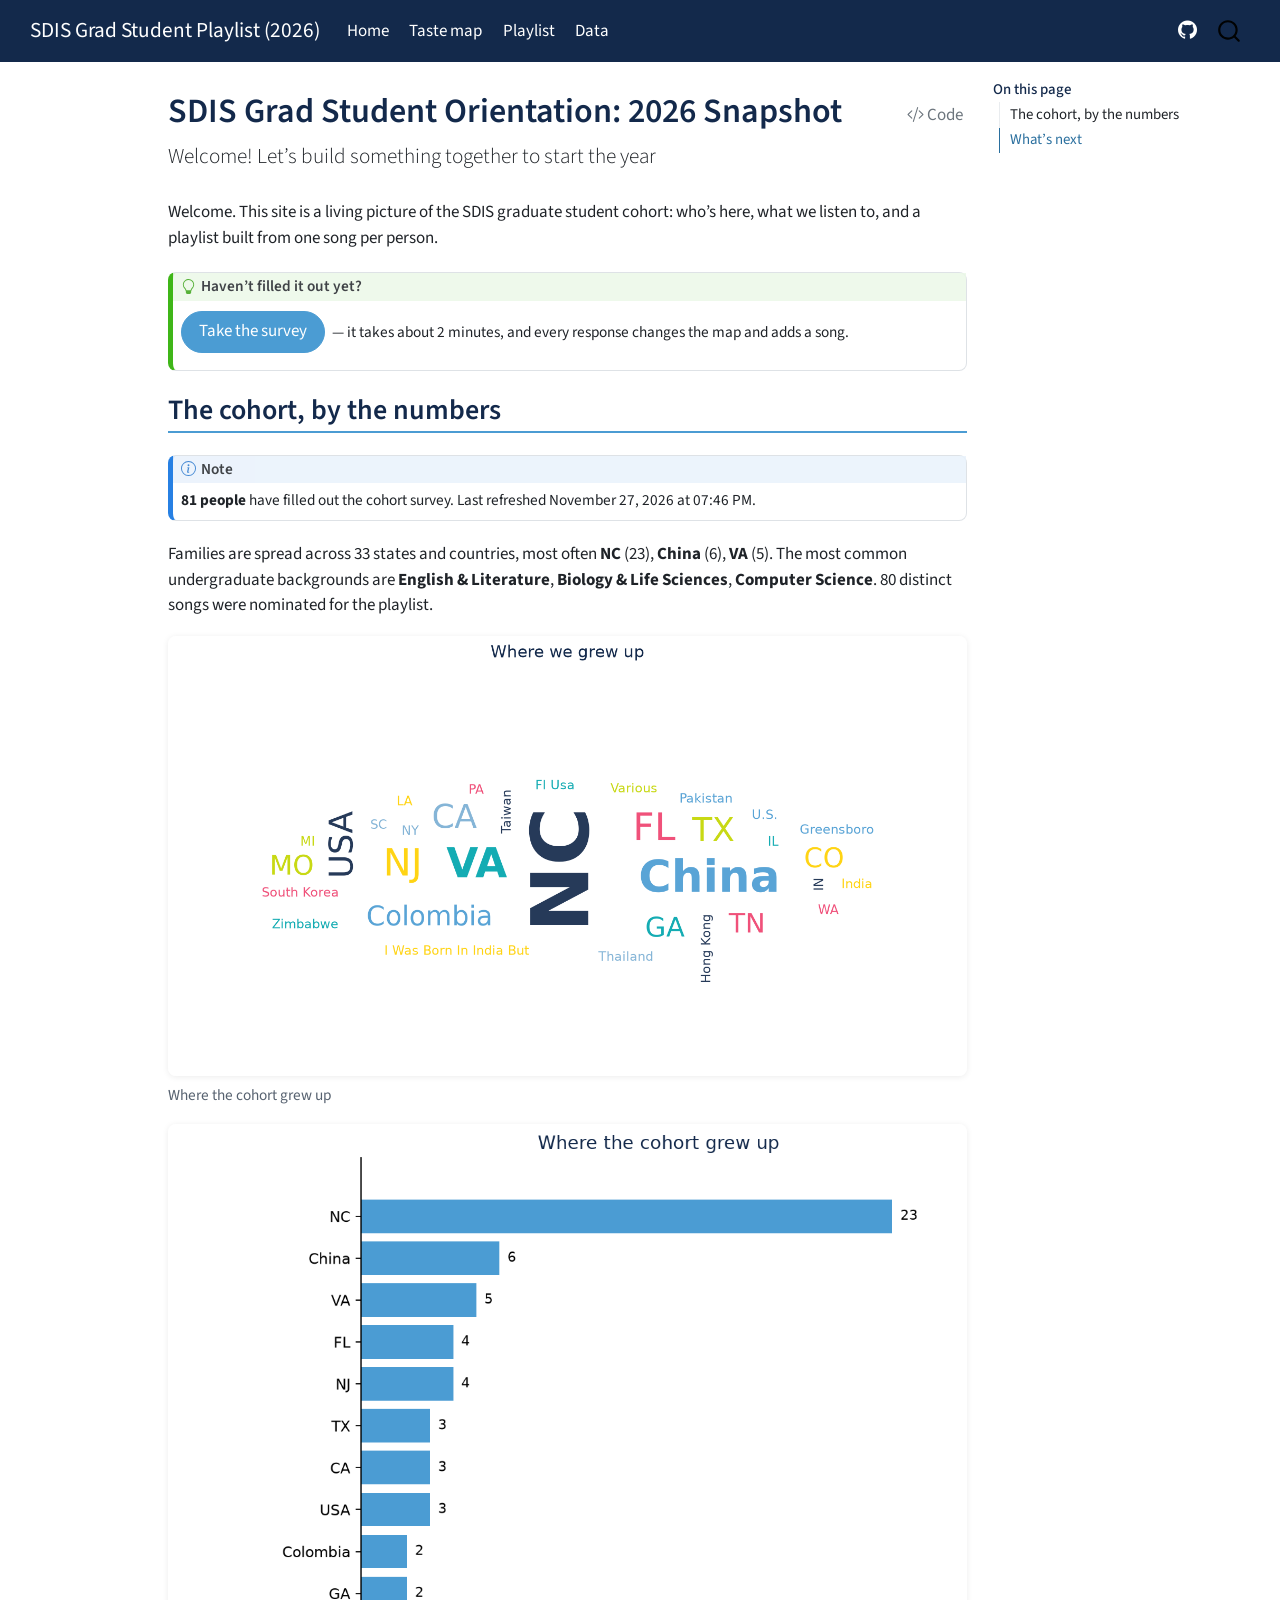
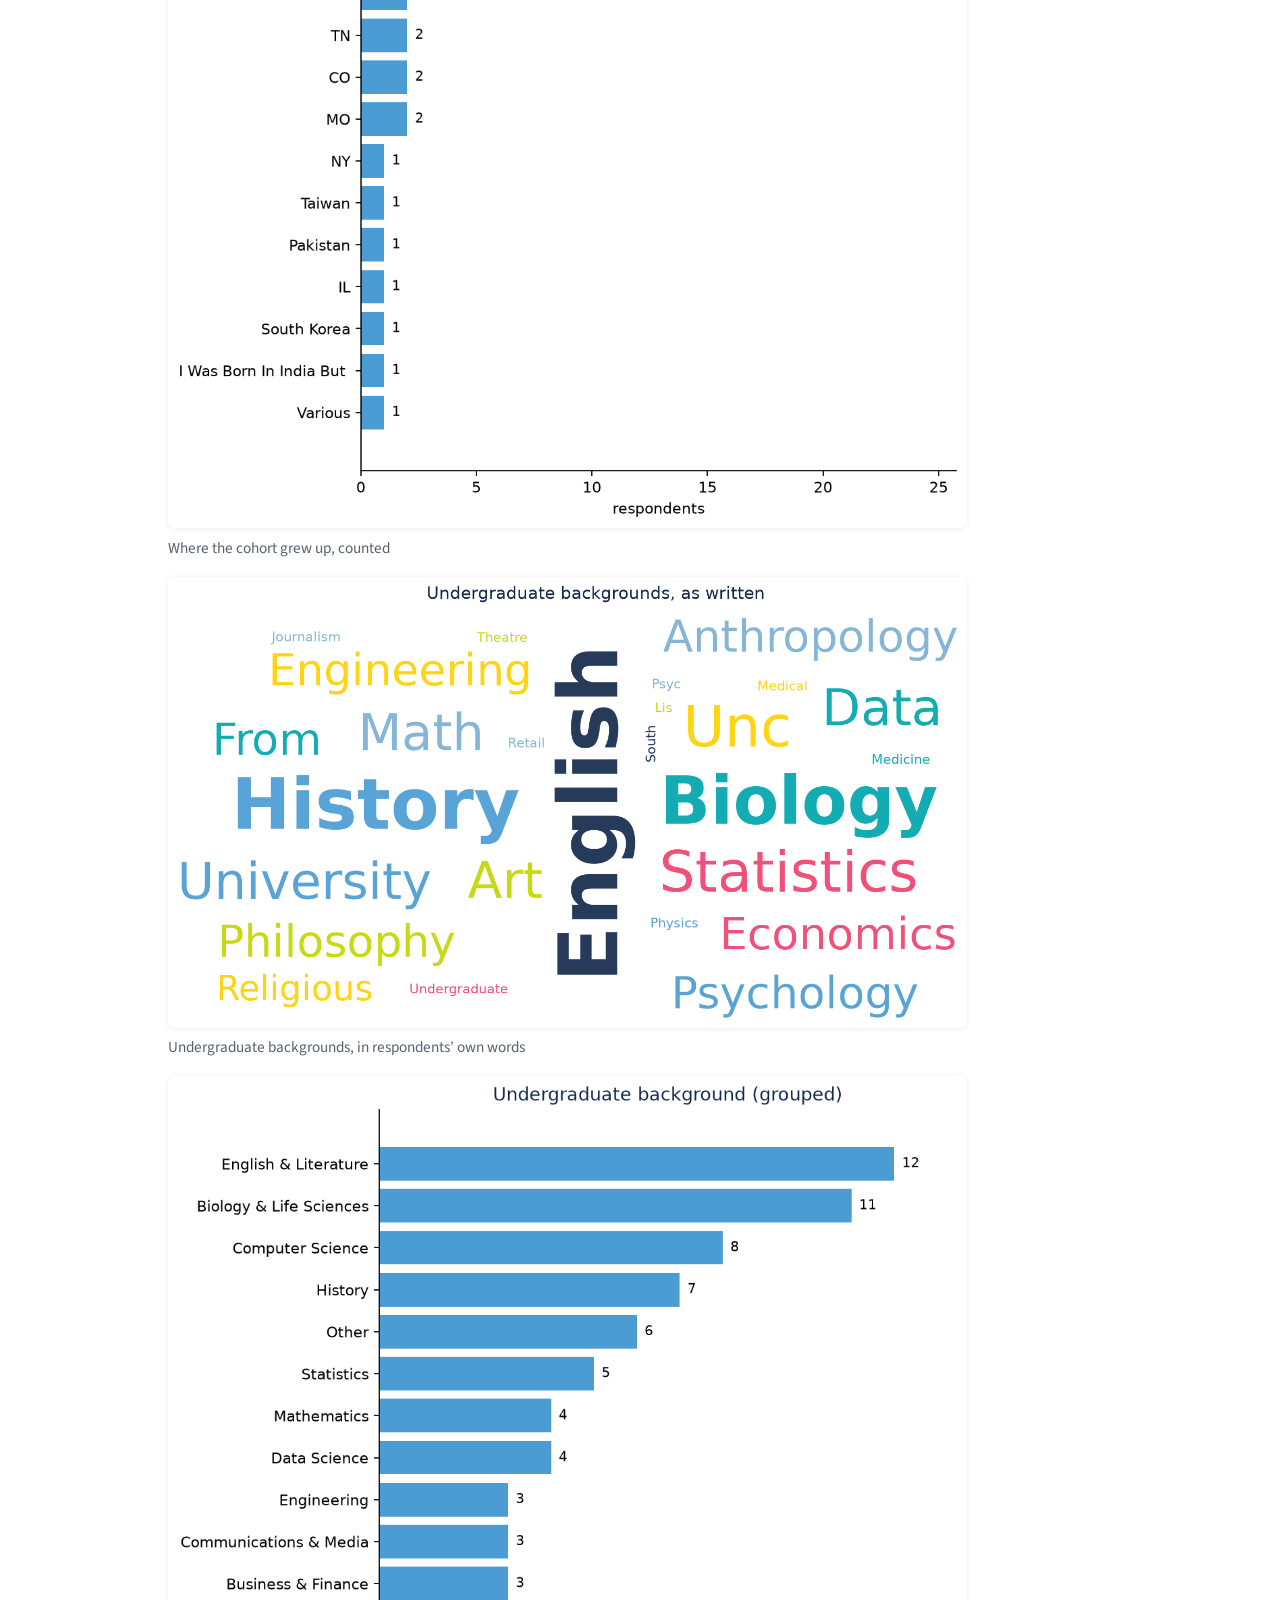
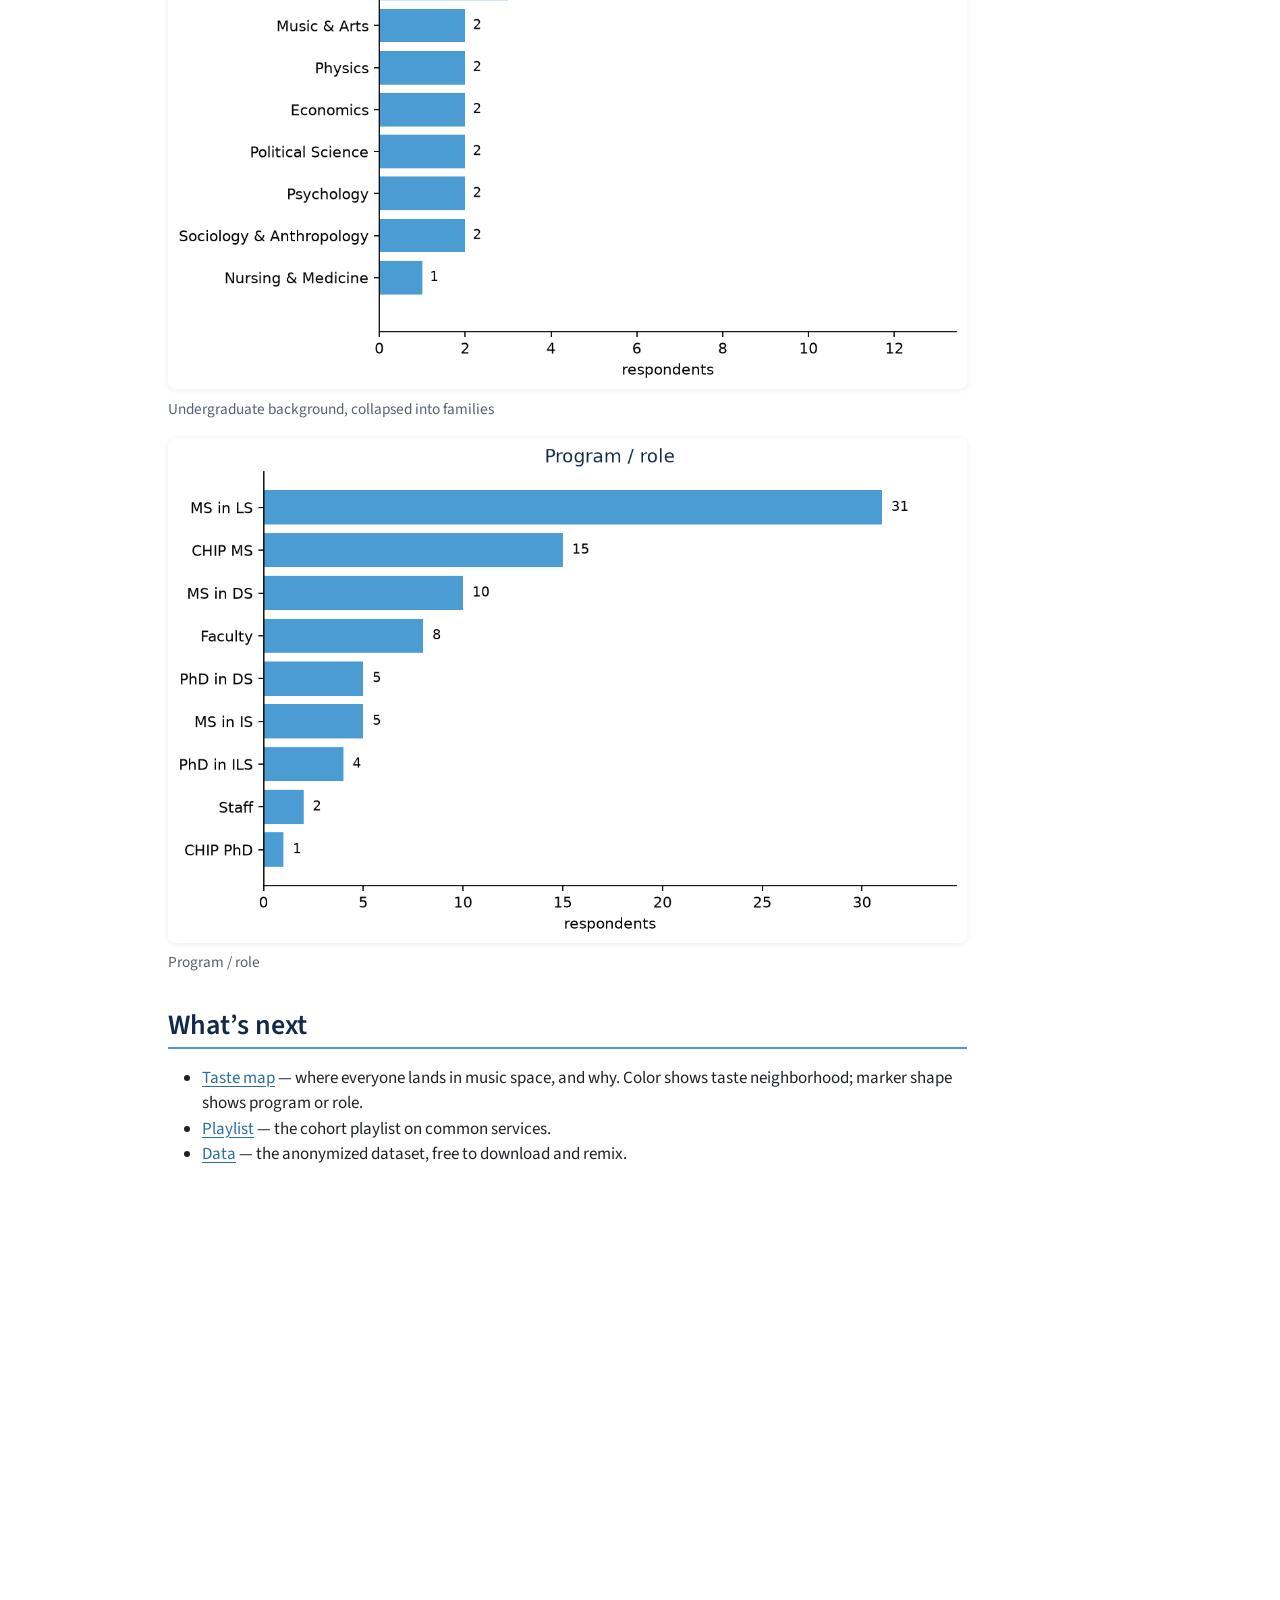
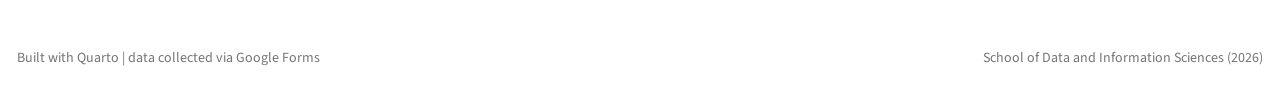
<file: docs/index.html>
<!DOCTYPE html>
<html xmlns="http://www.w3.org/1999/xhtml" lang="en" xml:lang="en"><head>

<meta charset="utf-8">
<meta name="generator" content="quarto-1.5.57">

<meta name="viewport" content="width=device-width, initial-scale=1.0, user-scalable=yes">


<title>SDIS Grad Student Orientation: 2026 Snapshot – SDIS Grad Student Playlist (2026)</title>
<style>
code{white-space: pre-wrap;}
span.smallcaps{font-variant: small-caps;}
div.columns{display: flex; gap: min(4vw, 1.5em);}
div.column{flex: auto; overflow-x: auto;}
div.hanging-indent{margin-left: 1.5em; text-indent: -1.5em;}
ul.task-list{list-style: none;}
ul.task-list li input[type="checkbox"] {
  width: 0.8em;
  margin: 0 0.8em 0.2em -1em; /* quarto-specific, see https://github.com/quarto-dev/quarto-cli/issues/4556 */ 
  vertical-align: middle;
}
/* CSS for syntax highlighting */
pre > code.sourceCode { white-space: pre; position: relative; }
pre > code.sourceCode > span { line-height: 1.25; }
pre > code.sourceCode > span:empty { height: 1.2em; }
.sourceCode { overflow: visible; }
code.sourceCode > span { color: inherit; text-decoration: inherit; }
div.sourceCode { margin: 1em 0; }
pre.sourceCode { margin: 0; }
@media screen {
div.sourceCode { overflow: auto; }
}
@media print {
pre > code.sourceCode { white-space: pre-wrap; }
pre > code.sourceCode > span { display: inline-block; text-indent: -5em; padding-left: 5em; }
}
pre.numberSource code
  { counter-reset: source-line 0; }
pre.numberSource code > span
  { position: relative; left: -4em; counter-increment: source-line; }
pre.numberSource code > span > a:first-child::before
  { content: counter(source-line);
    position: relative; left: -1em; text-align: right; vertical-align: baseline;
    border: none; display: inline-block;
    -webkit-touch-callout: none; -webkit-user-select: none;
    -khtml-user-select: none; -moz-user-select: none;
    -ms-user-select: none; user-select: none;
    padding: 0 4px; width: 4em;
  }
pre.numberSource { margin-left: 3em;  padding-left: 4px; }
div.sourceCode
  {   }
@media screen {
pre > code.sourceCode > span > a:first-child::before { text-decoration: underline; }
}
</style>


<script src="site_libs/quarto-nav/quarto-nav.js"></script>
<script src="site_libs/quarto-nav/headroom.min.js"></script>
<script src="site_libs/clipboard/clipboard.min.js"></script>
<script src="site_libs/quarto-search/autocomplete.umd.js"></script>
<script src="site_libs/quarto-search/fuse.min.js"></script>
<script src="site_libs/quarto-search/quarto-search.js"></script>
<meta name="quarto:offset" content="./">
<script src="site_libs/quarto-html/quarto.js"></script>
<script src="site_libs/quarto-html/popper.min.js"></script>
<script src="site_libs/quarto-html/tippy.umd.min.js"></script>
<script src="site_libs/quarto-html/anchor.min.js"></script>
<link href="site_libs/quarto-html/tippy.css" rel="stylesheet">
<link href="site_libs/quarto-html/quarto-syntax-highlighting.css" rel="stylesheet" id="quarto-text-highlighting-styles">
<script src="site_libs/bootstrap/bootstrap.min.js"></script>
<link href="site_libs/bootstrap/bootstrap-icons.css" rel="stylesheet">
<link href="site_libs/bootstrap/bootstrap.min.css" rel="stylesheet" id="quarto-bootstrap" data-mode="light">
<script id="quarto-search-options" type="application/json">{
  "location": "navbar",
  "copy-button": false,
  "collapse-after": 3,
  "panel-placement": "end",
  "type": "overlay",
  "limit": 50,
  "keyboard-shortcut": [
    "f",
    "/",
    "s"
  ],
  "show-item-context": false,
  "language": {
    "search-no-results-text": "No results",
    "search-matching-documents-text": "matching documents",
    "search-copy-link-title": "Copy link to search",
    "search-hide-matches-text": "Hide additional matches",
    "search-more-match-text": "more match in this document",
    "search-more-matches-text": "more matches in this document",
    "search-clear-button-title": "Clear",
    "search-text-placeholder": "",
    "search-detached-cancel-button-title": "Cancel",
    "search-submit-button-title": "Submit",
    "search-label": "Search"
  }
}</script>
<style>html{ scroll-behavior: smooth; }</style>


</head>

<body class="nav-fixed">

<div id="quarto-search-results"></div>
  <header id="quarto-header" class="headroom fixed-top">
    <nav class="navbar navbar-expand-lg " data-bs-theme="dark">
      <div class="navbar-container container-fluid">
      <div class="navbar-brand-container mx-auto">
    <a class="navbar-brand" href="./index.html">
    <span class="navbar-title">SDIS Grad Student Playlist (2026)</span>
    </a>
  </div>
            <div id="quarto-search" class="" title="Search"></div>
          <button class="navbar-toggler" type="button" data-bs-toggle="collapse" data-bs-target="#navbarCollapse" aria-controls="navbarCollapse" role="menu" aria-expanded="false" aria-label="Toggle navigation" onclick="if (window.quartoToggleHeadroom) { window.quartoToggleHeadroom(); }">
  <span class="navbar-toggler-icon"></span>
</button>
          <div class="collapse navbar-collapse" id="navbarCollapse">
            <ul class="navbar-nav navbar-nav-scroll me-auto">
  <li class="nav-item">
    <a class="nav-link active" href="./index.html" aria-current="page"> 
<span class="menu-text">Home</span></a>
  </li>  
  <li class="nav-item">
    <a class="nav-link" href="./taste-map.html"> 
<span class="menu-text">Taste map</span></a>
  </li>  
  <li class="nav-item">
    <a class="nav-link" href="./playlist.html"> 
<span class="menu-text">Playlist</span></a>
  </li>  
  <li class="nav-item">
    <a class="nav-link" href="./data.html"> 
<span class="menu-text">Data</span></a>
  </li>  
</ul>
            <ul class="navbar-nav navbar-nav-scroll ms-auto">
  <li class="nav-item compact">
    <a class="nav-link" href="https://github.com/reisanar/SDIS-grad-26"> <i class="bi bi-github" role="img" aria-label="GitHub repository">
</i> 
<span class="menu-text"></span></a>
  </li>  
</ul>
          </div> <!-- /navcollapse -->
            <div class="quarto-navbar-tools">
</div>
      </div> <!-- /container-fluid -->
    </nav>
</header>
<!-- content -->
<div id="quarto-content" class="quarto-container page-columns page-rows-contents page-layout-article page-navbar">
<!-- sidebar -->
<!-- margin-sidebar -->
    <div id="quarto-margin-sidebar" class="sidebar margin-sidebar">
        <nav id="TOC" role="doc-toc" class="toc-active">
    <h2 id="toc-title">On this page</h2>
   
  <ul>
  <li><a href="#the-cohort-by-the-numbers" id="toc-the-cohort-by-the-numbers" class="nav-link active" data-scroll-target="#the-cohort-by-the-numbers">The cohort, by the numbers</a></li>
  <li><a href="#whats-next" id="toc-whats-next" class="nav-link" data-scroll-target="#whats-next">What’s next</a></li>
  </ul>
</nav>
    </div>
<!-- main -->
<main class="content" id="quarto-document-content">

<header id="title-block-header" class="quarto-title-block default">
<div class="quarto-title">
<div class="quarto-title-block"><div><h1 class="title">SDIS Grad Student Orientation: 2026 Snapshot</h1><button type="button" class="btn code-tools-button" id="quarto-code-tools-source"><i class="bi"></i> Code</button></div></div>
<p class="subtitle lead">Welcome! Let’s build something together to start the year</p>
</div>



<div class="quarto-title-meta">

    
  
    
  </div>
  


</header>


<p>Welcome. This site is a living picture of the SDIS graduate student cohort: who’s here, what we listen to, and a playlist built from one song per person.</p>
<!-- Nothing here is typed by hand. A Google Form collects responses, a scheduled -->
<!-- job pulls them in, the analysis re-runs, the taste map is recomputed, the -->
<!-- playlist is rebuilt, and the site redeploys. If you submit a response tonight, -->
<!-- you're on this page tomorrow morning — and you can play the whole playlist -->
<!-- right in the browser without logging in to anything. -->
<div class="callout callout-style-default callout-tip callout-titled">
<div class="callout-header d-flex align-content-center">
<div class="callout-icon-container">
<i class="callout-icon"></i>
</div>
<div class="callout-title-container flex-fill">
Haven’t filled it out yet?
</div>
</div>
<div class="callout-body-container callout-body">
<p><a href="https://docs.google.com/forms/d/e/1FAIpQLSffnSoDFPcI8As6cheWlBfTLeVxLnasJ-hv0qt-5BleGPT4eQ/viewform" class="btn btn-primary">Take the survey</a> — it takes about 2 minutes, and every response changes the map and adds a song.</p>
</div>
</div>
<section id="the-cohort-by-the-numbers" class="level2">
<h2 class="anchored" data-anchor-id="the-cohort-by-the-numbers">The cohort, by the numbers</h2>
<div class="callout callout-style-default callout-note callout-titled">
<div class="callout-header d-flex align-content-center">
<div class="callout-icon-container">
<i class="callout-icon"></i>
</div>
<div class="callout-title-container flex-fill">
Note
</div>
</div>
<div class="callout-body-container callout-body">
<p><strong>81 people</strong> have filled out the cohort survey. Last refreshed November 27, 2026 at 07:46 PM.</p>
</div>
</div>
<p>Families are spread across 33 states and countries, most often <strong>NC</strong> (23), <strong>China</strong> (6), <strong>VA</strong> (5). The most common undergraduate backgrounds are <strong>English &amp; Literature</strong>, <strong>Biology &amp; Life Sciences</strong>, <strong>Computer Science</strong>. 80 distinct songs were nominated for the playlist.</p>
<div class="quarto-figure quarto-figure-center">
<figure class="figure">
<p><img src="docs_assets/family_location_cloud.png" class="img-fluid figure-img" alt="Where the cohort grew up"></p>
<figcaption>Where the cohort grew up</figcaption>
</figure>
</div>
<div class="quarto-figure quarto-figure-center">
<figure class="figure">
<p><img src="docs_assets/family_location.png" class="img-fluid figure-img" alt="Where the cohort grew up, counted"></p>
<figcaption>Where the cohort grew up, counted</figcaption>
</figure>
</div>
<div class="quarto-figure quarto-figure-center">
<figure class="figure">
<p><img src="docs_assets/background_cloud.png" class="img-fluid figure-img" alt="Undergraduate backgrounds, in respondents' own words"></p>
<figcaption>Undergraduate backgrounds, in respondents’ own words</figcaption>
</figure>
</div>
<div class="quarto-figure quarto-figure-center">
<figure class="figure">
<p><img src="docs_assets/background.png" class="img-fluid figure-img" alt="Undergraduate background, collapsed into families"></p>
<figcaption>Undergraduate background, collapsed into families</figcaption>
</figure>
</div>
<div class="quarto-figure quarto-figure-center">
<figure class="figure">
<p><img src="docs_assets/program.png" class="img-fluid figure-img" alt="Program / role"></p>
<figcaption>Program / role</figcaption>
</figure>
</div>
</section>
<section id="whats-next" class="level2">
<h2 class="anchored" data-anchor-id="whats-next">What’s next</h2>
<ul>
<li><a href="./taste-map.html">Taste map</a> — where everyone lands in music space, and why. Color shows taste neighborhood; marker shape shows program or role.</li>
<li><a href="./playlist.html">Playlist</a> — the cohort playlist on common services.</li>
<li><a href="./data.html">Data</a> — the anonymized dataset, free to download and remix. <!-- - [How it works](workshop.qmd) — the tf-idf and PCA walkthrough from the session. --></li>
</ul>
<iframe data-testid="embed-iframe" style="border-radius:12px" src="https://open.spotify.com/embed/playlist/0b9cePm2VFBLMH1HEgCkx0?utm_source=generator&amp;si=b4dc8a5e68224e42" width="100%" height="352" frameborder="0" allowfullscreen="" allow="autoplay; clipboard-write; encrypted-media; fullscreen; picture-in-picture" loading="lazy">
</iframe>


<!-- -->

</section>

</main> <!-- /main -->
<script id="quarto-html-after-body" type="application/javascript">
window.document.addEventListener("DOMContentLoaded", function (event) {
  const toggleBodyColorMode = (bsSheetEl) => {
    const mode = bsSheetEl.getAttribute("data-mode");
    const bodyEl = window.document.querySelector("body");
    if (mode === "dark") {
      bodyEl.classList.add("quarto-dark");
      bodyEl.classList.remove("quarto-light");
    } else {
      bodyEl.classList.add("quarto-light");
      bodyEl.classList.remove("quarto-dark");
    }
  }
  const toggleBodyColorPrimary = () => {
    const bsSheetEl = window.document.querySelector("link#quarto-bootstrap");
    if (bsSheetEl) {
      toggleBodyColorMode(bsSheetEl);
    }
  }
  toggleBodyColorPrimary();  
  const icon = "";
  const anchorJS = new window.AnchorJS();
  anchorJS.options = {
    placement: 'right',
    icon: icon
  };
  anchorJS.add('.anchored');
  const isCodeAnnotation = (el) => {
    for (const clz of el.classList) {
      if (clz.startsWith('code-annotation-')) {                     
        return true;
      }
    }
    return false;
  }
  const onCopySuccess = function(e) {
    // button target
    const button = e.trigger;
    // don't keep focus
    button.blur();
    // flash "checked"
    button.classList.add('code-copy-button-checked');
    var currentTitle = button.getAttribute("title");
    button.setAttribute("title", "Copied!");
    let tooltip;
    if (window.bootstrap) {
      button.setAttribute("data-bs-toggle", "tooltip");
      button.setAttribute("data-bs-placement", "left");
      button.setAttribute("data-bs-title", "Copied!");
      tooltip = new bootstrap.Tooltip(button, 
        { trigger: "manual", 
          customClass: "code-copy-button-tooltip",
          offset: [0, -8]});
      tooltip.show();    
    }
    setTimeout(function() {
      if (tooltip) {
        tooltip.hide();
        button.removeAttribute("data-bs-title");
        button.removeAttribute("data-bs-toggle");
        button.removeAttribute("data-bs-placement");
      }
      button.setAttribute("title", currentTitle);
      button.classList.remove('code-copy-button-checked');
    }, 1000);
    // clear code selection
    e.clearSelection();
  }
  const getTextToCopy = function(trigger) {
      const codeEl = trigger.previousElementSibling.cloneNode(true);
      for (const childEl of codeEl.children) {
        if (isCodeAnnotation(childEl)) {
          childEl.remove();
        }
      }
      return codeEl.innerText;
  }
  const clipboard = new window.ClipboardJS('.code-copy-button:not([data-in-quarto-modal])', {
    text: getTextToCopy
  });
  clipboard.on('success', onCopySuccess);
  if (window.document.getElementById('quarto-embedded-source-code-modal')) {
    // For code content inside modals, clipBoardJS needs to be initialized with a container option
    // TODO: Check when it could be a function (https://github.com/zenorocha/clipboard.js/issues/860)
    const clipboardModal = new window.ClipboardJS('.code-copy-button[data-in-quarto-modal]', {
      text: getTextToCopy,
      container: window.document.getElementById('quarto-embedded-source-code-modal')
    });
    clipboardModal.on('success', onCopySuccess);
  }
  const viewSource = window.document.getElementById('quarto-view-source') ||
                     window.document.getElementById('quarto-code-tools-source');
  if (viewSource) {
    const sourceUrl = viewSource.getAttribute("data-quarto-source-url");
    viewSource.addEventListener("click", function(e) {
      if (sourceUrl) {
        // rstudio viewer pane
        if (/\bcapabilities=\b/.test(window.location)) {
          window.open(sourceUrl);
        } else {
          window.location.href = sourceUrl;
        }
      } else {
        const modal = new bootstrap.Modal(document.getElementById('quarto-embedded-source-code-modal'));
        modal.show();
      }
      return false;
    });
  }
  function toggleCodeHandler(show) {
    return function(e) {
      const detailsSrc = window.document.querySelectorAll(".cell > details > .sourceCode");
      for (let i=0; i<detailsSrc.length; i++) {
        const details = detailsSrc[i].parentElement;
        if (show) {
          details.open = true;
        } else {
          details.removeAttribute("open");
        }
      }
      const cellCodeDivs = window.document.querySelectorAll(".cell > .sourceCode");
      const fromCls = show ? "hidden" : "unhidden";
      const toCls = show ? "unhidden" : "hidden";
      for (let i=0; i<cellCodeDivs.length; i++) {
        const codeDiv = cellCodeDivs[i];
        if (codeDiv.classList.contains(fromCls)) {
          codeDiv.classList.remove(fromCls);
          codeDiv.classList.add(toCls);
        } 
      }
      return false;
    }
  }
  const hideAllCode = window.document.getElementById("quarto-hide-all-code");
  if (hideAllCode) {
    hideAllCode.addEventListener("click", toggleCodeHandler(false));
  }
  const showAllCode = window.document.getElementById("quarto-show-all-code");
  if (showAllCode) {
    showAllCode.addEventListener("click", toggleCodeHandler(true));
  }
    var localhostRegex = new RegExp(/^(?:http|https):\/\/localhost\:?[0-9]*\//);
    var mailtoRegex = new RegExp(/^mailto:/);
      var filterRegex = new RegExp("https:\/\/reisanar\.github\.io\/SDIS-grad-26\/");
    var isInternal = (href) => {
        return filterRegex.test(href) || localhostRegex.test(href) || mailtoRegex.test(href);
    }
    // Inspect non-navigation links and adorn them if external
 	var links = window.document.querySelectorAll('a[href]:not(.nav-link):not(.navbar-brand):not(.toc-action):not(.sidebar-link):not(.sidebar-item-toggle):not(.pagination-link):not(.no-external):not([aria-hidden]):not(.dropdown-item):not(.quarto-navigation-tool):not(.about-link)');
    for (var i=0; i<links.length; i++) {
      const link = links[i];
      if (!isInternal(link.href)) {
        // undo the damage that might have been done by quarto-nav.js in the case of
        // links that we want to consider external
        if (link.dataset.originalHref !== undefined) {
          link.href = link.dataset.originalHref;
        }
          // target, if specified
          link.setAttribute("target", "_blank");
          if (link.getAttribute("rel") === null) {
            link.setAttribute("rel", "noopener");
          }
      }
    }
  function tippyHover(el, contentFn, onTriggerFn, onUntriggerFn) {
    const config = {
      allowHTML: true,
      maxWidth: 500,
      delay: 100,
      arrow: false,
      appendTo: function(el) {
          return el.parentElement;
      },
      interactive: true,
      interactiveBorder: 10,
      theme: 'quarto',
      placement: 'bottom-start',
    };
    if (contentFn) {
      config.content = contentFn;
    }
    if (onTriggerFn) {
      config.onTrigger = onTriggerFn;
    }
    if (onUntriggerFn) {
      config.onUntrigger = onUntriggerFn;
    }
    window.tippy(el, config); 
  }
  const noterefs = window.document.querySelectorAll('a[role="doc-noteref"]');
  for (var i=0; i<noterefs.length; i++) {
    const ref = noterefs[i];
    tippyHover(ref, function() {
      // use id or data attribute instead here
      let href = ref.getAttribute('data-footnote-href') || ref.getAttribute('href');
      try { href = new URL(href).hash; } catch {}
      const id = href.replace(/^#\/?/, "");
      const note = window.document.getElementById(id);
      if (note) {
        return note.innerHTML;
      } else {
        return "";
      }
    });
  }
  const xrefs = window.document.querySelectorAll('a.quarto-xref');
  const processXRef = (id, note) => {
    // Strip column container classes
    const stripColumnClz = (el) => {
      el.classList.remove("page-full", "page-columns");
      if (el.children) {
        for (const child of el.children) {
          stripColumnClz(child);
        }
      }
    }
    stripColumnClz(note)
    if (id === null || id.startsWith('sec-')) {
      // Special case sections, only their first couple elements
      const container = document.createElement("div");
      if (note.children && note.children.length > 2) {
        container.appendChild(note.children[0].cloneNode(true));
        for (let i = 1; i < note.children.length; i++) {
          const child = note.children[i];
          if (child.tagName === "P" && child.innerText === "") {
            continue;
          } else {
            container.appendChild(child.cloneNode(true));
            break;
          }
        }
        if (window.Quarto?.typesetMath) {
          window.Quarto.typesetMath(container);
        }
        return container.innerHTML
      } else {
        if (window.Quarto?.typesetMath) {
          window.Quarto.typesetMath(note);
        }
        return note.innerHTML;
      }
    } else {
      // Remove any anchor links if they are present
      const anchorLink = note.querySelector('a.anchorjs-link');
      if (anchorLink) {
        anchorLink.remove();
      }
      if (window.Quarto?.typesetMath) {
        window.Quarto.typesetMath(note);
      }
      // TODO in 1.5, we should make sure this works without a callout special case
      if (note.classList.contains("callout")) {
        return note.outerHTML;
      } else {
        return note.innerHTML;
      }
    }
  }
  for (var i=0; i<xrefs.length; i++) {
    const xref = xrefs[i];
    tippyHover(xref, undefined, function(instance) {
      instance.disable();
      let url = xref.getAttribute('href');
      let hash = undefined; 
      if (url.startsWith('#')) {
        hash = url;
      } else {
        try { hash = new URL(url).hash; } catch {}
      }
      if (hash) {
        const id = hash.replace(/^#\/?/, "");
        const note = window.document.getElementById(id);
        if (note !== null) {
          try {
            const html = processXRef(id, note.cloneNode(true));
            instance.setContent(html);
          } finally {
            instance.enable();
            instance.show();
          }
        } else {
          // See if we can fetch this
          fetch(url.split('#')[0])
          .then(res => res.text())
          .then(html => {
            const parser = new DOMParser();
            const htmlDoc = parser.parseFromString(html, "text/html");
            const note = htmlDoc.getElementById(id);
            if (note !== null) {
              const html = processXRef(id, note);
              instance.setContent(html);
            } 
          }).finally(() => {
            instance.enable();
            instance.show();
          });
        }
      } else {
        // See if we can fetch a full url (with no hash to target)
        // This is a special case and we should probably do some content thinning / targeting
        fetch(url)
        .then(res => res.text())
        .then(html => {
          const parser = new DOMParser();
          const htmlDoc = parser.parseFromString(html, "text/html");
          const note = htmlDoc.querySelector('main.content');
          if (note !== null) {
            // This should only happen for chapter cross references
            // (since there is no id in the URL)
            // remove the first header
            if (note.children.length > 0 && note.children[0].tagName === "HEADER") {
              note.children[0].remove();
            }
            const html = processXRef(null, note);
            instance.setContent(html);
          } 
        }).finally(() => {
          instance.enable();
          instance.show();
        });
      }
    }, function(instance) {
    });
  }
      let selectedAnnoteEl;
      const selectorForAnnotation = ( cell, annotation) => {
        let cellAttr = 'data-code-cell="' + cell + '"';
        let lineAttr = 'data-code-annotation="' +  annotation + '"';
        const selector = 'span[' + cellAttr + '][' + lineAttr + ']';
        return selector;
      }
      const selectCodeLines = (annoteEl) => {
        const doc = window.document;
        const targetCell = annoteEl.getAttribute("data-target-cell");
        const targetAnnotation = annoteEl.getAttribute("data-target-annotation");
        const annoteSpan = window.document.querySelector(selectorForAnnotation(targetCell, targetAnnotation));
        const lines = annoteSpan.getAttribute("data-code-lines").split(",");
        const lineIds = lines.map((line) => {
          return targetCell + "-" + line;
        })
        let top = null;
        let height = null;
        let parent = null;
        if (lineIds.length > 0) {
            //compute the position of the single el (top and bottom and make a div)
            const el = window.document.getElementById(lineIds[0]);
            top = el.offsetTop;
            height = el.offsetHeight;
            parent = el.parentElement.parentElement;
          if (lineIds.length > 1) {
            const lastEl = window.document.getElementById(lineIds[lineIds.length - 1]);
            const bottom = lastEl.offsetTop + lastEl.offsetHeight;
            height = bottom - top;
          }
          if (top !== null && height !== null && parent !== null) {
            // cook up a div (if necessary) and position it 
            let div = window.document.getElementById("code-annotation-line-highlight");
            if (div === null) {
              div = window.document.createElement("div");
              div.setAttribute("id", "code-annotation-line-highlight");
              div.style.position = 'absolute';
              parent.appendChild(div);
            }
            div.style.top = top - 2 + "px";
            div.style.height = height + 4 + "px";
            div.style.left = 0;
            let gutterDiv = window.document.getElementById("code-annotation-line-highlight-gutter");
            if (gutterDiv === null) {
              gutterDiv = window.document.createElement("div");
              gutterDiv.setAttribute("id", "code-annotation-line-highlight-gutter");
              gutterDiv.style.position = 'absolute';
              const codeCell = window.document.getElementById(targetCell);
              const gutter = codeCell.querySelector('.code-annotation-gutter');
              gutter.appendChild(gutterDiv);
            }
            gutterDiv.style.top = top - 2 + "px";
            gutterDiv.style.height = height + 4 + "px";
          }
          selectedAnnoteEl = annoteEl;
        }
      };
      const unselectCodeLines = () => {
        const elementsIds = ["code-annotation-line-highlight", "code-annotation-line-highlight-gutter"];
        elementsIds.forEach((elId) => {
          const div = window.document.getElementById(elId);
          if (div) {
            div.remove();
          }
        });
        selectedAnnoteEl = undefined;
      };
        // Handle positioning of the toggle
    window.addEventListener(
      "resize",
      throttle(() => {
        elRect = undefined;
        if (selectedAnnoteEl) {
          selectCodeLines(selectedAnnoteEl);
        }
      }, 10)
    );
    function throttle(fn, ms) {
    let throttle = false;
    let timer;
      return (...args) => {
        if(!throttle) { // first call gets through
            fn.apply(this, args);
            throttle = true;
        } else { // all the others get throttled
            if(timer) clearTimeout(timer); // cancel #2
            timer = setTimeout(() => {
              fn.apply(this, args);
              timer = throttle = false;
            }, ms);
        }
      };
    }
      // Attach click handler to the DT
      const annoteDls = window.document.querySelectorAll('dt[data-target-cell]');
      for (const annoteDlNode of annoteDls) {
        annoteDlNode.addEventListener('click', (event) => {
          const clickedEl = event.target;
          if (clickedEl !== selectedAnnoteEl) {
            unselectCodeLines();
            const activeEl = window.document.querySelector('dt[data-target-cell].code-annotation-active');
            if (activeEl) {
              activeEl.classList.remove('code-annotation-active');
            }
            selectCodeLines(clickedEl);
            clickedEl.classList.add('code-annotation-active');
          } else {
            // Unselect the line
            unselectCodeLines();
            clickedEl.classList.remove('code-annotation-active');
          }
        });
      }
  const findCites = (el) => {
    const parentEl = el.parentElement;
    if (parentEl) {
      const cites = parentEl.dataset.cites;
      if (cites) {
        return {
          el,
          cites: cites.split(' ')
        };
      } else {
        return findCites(el.parentElement)
      }
    } else {
      return undefined;
    }
  };
  var bibliorefs = window.document.querySelectorAll('a[role="doc-biblioref"]');
  for (var i=0; i<bibliorefs.length; i++) {
    const ref = bibliorefs[i];
    const citeInfo = findCites(ref);
    if (citeInfo) {
      tippyHover(citeInfo.el, function() {
        var popup = window.document.createElement('div');
        citeInfo.cites.forEach(function(cite) {
          var citeDiv = window.document.createElement('div');
          citeDiv.classList.add('hanging-indent');
          citeDiv.classList.add('csl-entry');
          var biblioDiv = window.document.getElementById('ref-' + cite);
          if (biblioDiv) {
            citeDiv.innerHTML = biblioDiv.innerHTML;
          }
          popup.appendChild(citeDiv);
        });
        return popup.innerHTML;
      });
    }
  }
});
</script><div class="modal fade" id="quarto-embedded-source-code-modal" tabindex="-1" aria-labelledby="quarto-embedded-source-code-modal-label" aria-hidden="true"><div class="modal-dialog modal-dialog-scrollable"><div class="modal-content"><div class="modal-header"><h5 class="modal-title" id="quarto-embedded-source-code-modal-label">Source Code</h5><button class="btn-close" data-bs-dismiss="modal"></button></div><div class="modal-body"><div class="">
<div class="sourceCode" id="cb1" data-shortcodes="false"><pre class="sourceCode markdown code-with-copy"><code class="sourceCode markdown"><span id="cb1-1"><a href="#cb1-1" aria-hidden="true" tabindex="-1"></a><span class="co">---</span></span>
<span id="cb1-2"><a href="#cb1-2" aria-hidden="true" tabindex="-1"></a><span class="an">title:</span><span class="co"> "SDIS Grad Student Orientation: 2026 Snapshot"</span></span>
<span id="cb1-3"><a href="#cb1-3" aria-hidden="true" tabindex="-1"></a><span class="an">subtitle:</span><span class="co"> "Welcome! Let's build something together to start the year"</span></span>
<span id="cb1-4"><a href="#cb1-4" aria-hidden="true" tabindex="-1"></a><span class="co">---</span></span>
<span id="cb1-5"><a href="#cb1-5" aria-hidden="true" tabindex="-1"></a></span>
<span id="cb1-6"><a href="#cb1-6" aria-hidden="true" tabindex="-1"></a>Welcome. This site is a living picture of the SDIS graduate student cohort: who's here, what we</span>
<span id="cb1-7"><a href="#cb1-7" aria-hidden="true" tabindex="-1"></a>listen to, and a playlist built from one song per person.</span>
<span id="cb1-8"><a href="#cb1-8" aria-hidden="true" tabindex="-1"></a></span>
<span id="cb1-9"><a href="#cb1-9" aria-hidden="true" tabindex="-1"></a><span class="co">&lt;!-- Nothing here is typed by hand. A Google Form collects responses, a scheduled --&gt;</span></span>
<span id="cb1-10"><a href="#cb1-10" aria-hidden="true" tabindex="-1"></a><span class="co">&lt;!-- job pulls them in, the analysis re-runs, the taste map is recomputed, the --&gt;</span></span>
<span id="cb1-11"><a href="#cb1-11" aria-hidden="true" tabindex="-1"></a><span class="co">&lt;!-- playlist is rebuilt, and the site redeploys. If you submit a response tonight, --&gt;</span></span>
<span id="cb1-12"><a href="#cb1-12" aria-hidden="true" tabindex="-1"></a><span class="co">&lt;!-- you're on this page tomorrow morning — and you can play the whole playlist --&gt;</span></span>
<span id="cb1-13"><a href="#cb1-13" aria-hidden="true" tabindex="-1"></a><span class="co">&lt;!-- right in the browser without logging in to anything. --&gt;</span></span>
<span id="cb1-14"><a href="#cb1-14" aria-hidden="true" tabindex="-1"></a></span>
<span id="cb1-15"><a href="#cb1-15" aria-hidden="true" tabindex="-1"></a>::: {.callout-tip}</span>
<span id="cb1-16"><a href="#cb1-16" aria-hidden="true" tabindex="-1"></a><span class="fu">## Haven't filled it out yet?</span></span>
<span id="cb1-17"><a href="#cb1-17" aria-hidden="true" tabindex="-1"></a><span class="co">[</span><span class="ot">Take the survey</span><span class="co">](https://docs.google.com/forms/d/e/1FAIpQLSffnSoDFPcI8As6cheWlBfTLeVxLnasJ-hv0qt-5BleGPT4eQ/viewform)</span>{.btn .btn-primary} — it takes about 2</span>
<span id="cb1-18"><a href="#cb1-18" aria-hidden="true" tabindex="-1"></a>minutes, and every response changes the map and adds a song.</span>
<span id="cb1-19"><a href="#cb1-19" aria-hidden="true" tabindex="-1"></a>:::</span>
<span id="cb1-20"><a href="#cb1-20" aria-hidden="true" tabindex="-1"></a></span>
<span id="cb1-21"><a href="#cb1-21" aria-hidden="true" tabindex="-1"></a><span class="fu">## The cohort, by the numbers</span></span>
<span id="cb1-22"><a href="#cb1-22" aria-hidden="true" tabindex="-1"></a></span>
<span id="cb1-23"><a href="#cb1-23" aria-hidden="true" tabindex="-1"></a>{{&lt; include _generated.md &gt;}}</span>
<span id="cb1-24"><a href="#cb1-24" aria-hidden="true" tabindex="-1"></a></span>
<span id="cb1-25"><a href="#cb1-25" aria-hidden="true" tabindex="-1"></a><span class="fu">## What's next</span></span>
<span id="cb1-26"><a href="#cb1-26" aria-hidden="true" tabindex="-1"></a></span>
<span id="cb1-27"><a href="#cb1-27" aria-hidden="true" tabindex="-1"></a><span class="ss">- </span><span class="co">[</span><span class="ot">Taste map</span><span class="co">](taste-map.qmd)</span> — where everyone lands in music space, and why.</span>
<span id="cb1-28"><a href="#cb1-28" aria-hidden="true" tabindex="-1"></a>  Color shows taste neighborhood; marker shape shows program or role.</span>
<span id="cb1-29"><a href="#cb1-29" aria-hidden="true" tabindex="-1"></a><span class="ss">- </span><span class="co">[</span><span class="ot">Playlist</span><span class="co">](playlist.qmd)</span> — the cohort playlist on common services.</span>
<span id="cb1-30"><a href="#cb1-30" aria-hidden="true" tabindex="-1"></a><span class="ss">- </span><span class="co">[</span><span class="ot">Data</span><span class="co">](data.qmd)</span> — the anonymized dataset, free to download and remix.</span>
<span id="cb1-31"><a href="#cb1-31" aria-hidden="true" tabindex="-1"></a><span class="co">&lt;!-- - [How it works](workshop.qmd) — the tf-idf and PCA walkthrough from the session. --&gt;</span></span>
<span id="cb1-32"><a href="#cb1-32" aria-hidden="true" tabindex="-1"></a></span>
<span id="cb1-33"><a href="#cb1-33" aria-hidden="true" tabindex="-1"></a>&lt;iframe data-testid="embed-iframe" style="border-radius:12px" src="https://open.spotify.com/embed/playlist/0b9cePm2VFBLMH1HEgCkx0?utm_source=generator&amp;si=b4dc8a5e68224e42" width="100%" height="352" frameBorder="0" allowfullscreen="" allow="autoplay; clipboard-write; encrypted-media; fullscreen; picture-in-picture" loading="lazy"&gt;&lt;/iframe&gt;</span></code><button title="Copy to Clipboard" class="code-copy-button" data-in-quarto-modal=""><i class="bi"></i></button></pre></div>
</div></div></div></div></div>
</div> <!-- /content -->
<footer class="footer">
  <div class="nav-footer">
    <div class="nav-footer-left">
<p>Built with Quarto | data collected via Google Forms</p>
</div>   
    <div class="nav-footer-center">
      &nbsp;
    </div>
    <div class="nav-footer-right">
<p>School of Data and Information Sciences (2026)</p>
</div>
  </div>
</footer>




<script src="site_libs/quarto-html/zenscroll-min.js"></script>
</body></html>
</file>
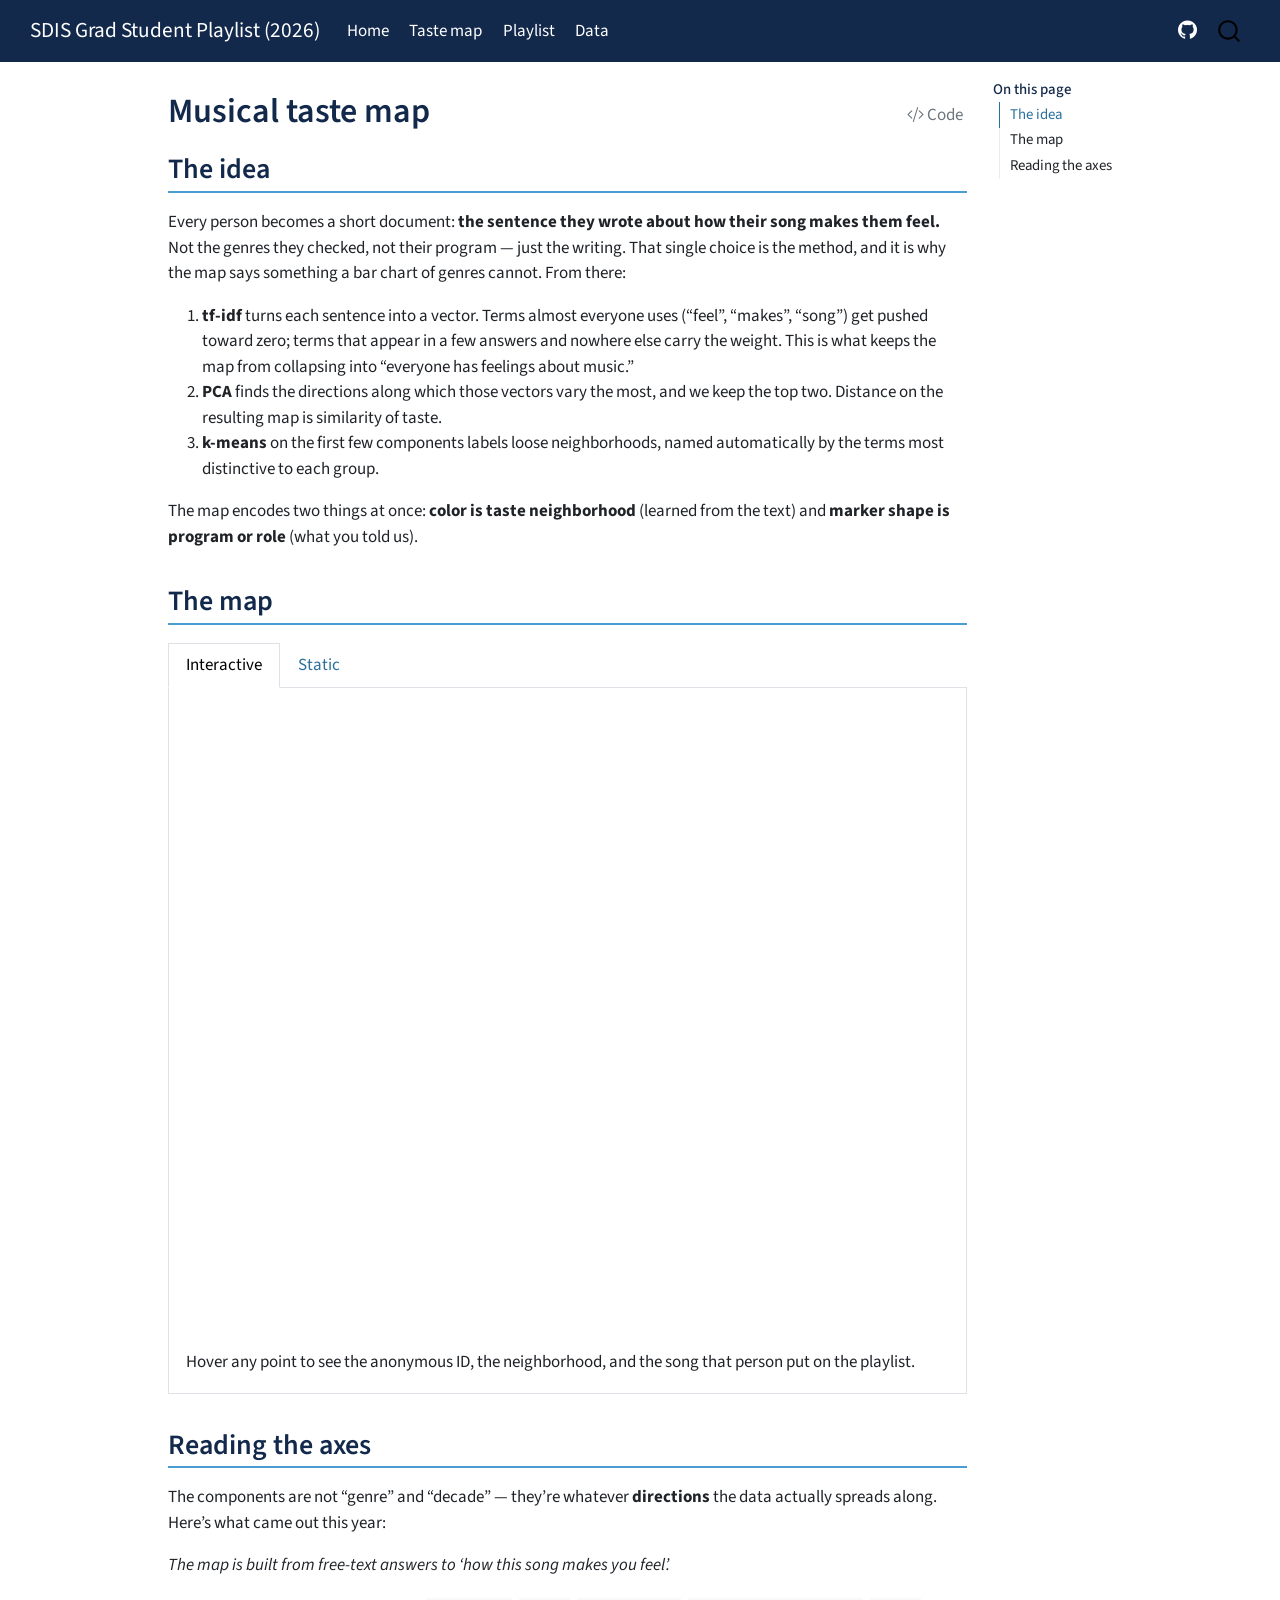
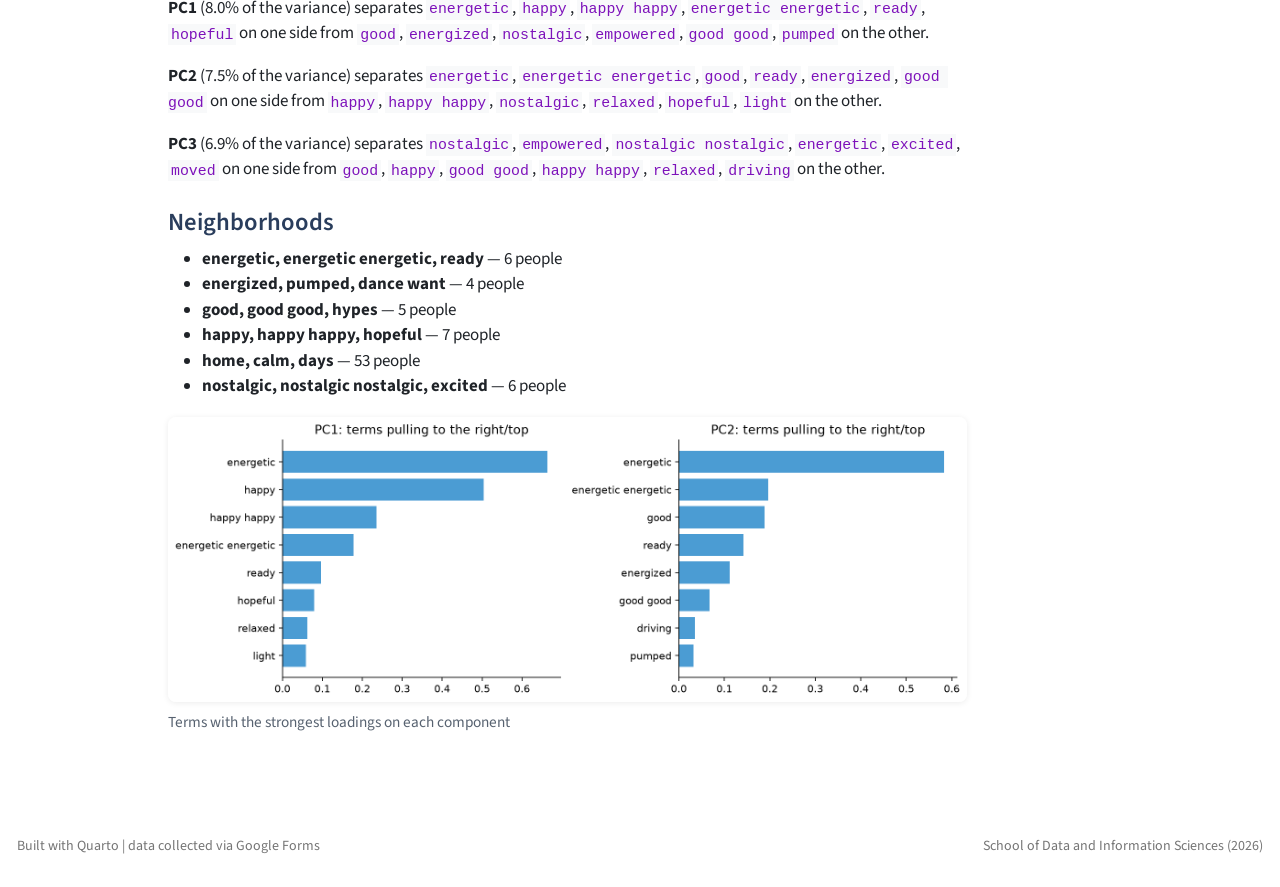
<file: docs/taste-map.html>
<!DOCTYPE html>
<html xmlns="http://www.w3.org/1999/xhtml" lang="en" xml:lang="en"><head>

<meta charset="utf-8">
<meta name="generator" content="quarto-1.5.57">

<meta name="viewport" content="width=device-width, initial-scale=1.0, user-scalable=yes">


<title>Musical taste map – SDIS Grad Student Playlist (2026)</title>
<style>
code{white-space: pre-wrap;}
span.smallcaps{font-variant: small-caps;}
div.columns{display: flex; gap: min(4vw, 1.5em);}
div.column{flex: auto; overflow-x: auto;}
div.hanging-indent{margin-left: 1.5em; text-indent: -1.5em;}
ul.task-list{list-style: none;}
ul.task-list li input[type="checkbox"] {
  width: 0.8em;
  margin: 0 0.8em 0.2em -1em; /* quarto-specific, see https://github.com/quarto-dev/quarto-cli/issues/4556 */ 
  vertical-align: middle;
}
/* CSS for syntax highlighting */
pre > code.sourceCode { white-space: pre; position: relative; }
pre > code.sourceCode > span { line-height: 1.25; }
pre > code.sourceCode > span:empty { height: 1.2em; }
.sourceCode { overflow: visible; }
code.sourceCode > span { color: inherit; text-decoration: inherit; }
div.sourceCode { margin: 1em 0; }
pre.sourceCode { margin: 0; }
@media screen {
div.sourceCode { overflow: auto; }
}
@media print {
pre > code.sourceCode { white-space: pre-wrap; }
pre > code.sourceCode > span { display: inline-block; text-indent: -5em; padding-left: 5em; }
}
pre.numberSource code
  { counter-reset: source-line 0; }
pre.numberSource code > span
  { position: relative; left: -4em; counter-increment: source-line; }
pre.numberSource code > span > a:first-child::before
  { content: counter(source-line);
    position: relative; left: -1em; text-align: right; vertical-align: baseline;
    border: none; display: inline-block;
    -webkit-touch-callout: none; -webkit-user-select: none;
    -khtml-user-select: none; -moz-user-select: none;
    -ms-user-select: none; user-select: none;
    padding: 0 4px; width: 4em;
  }
pre.numberSource { margin-left: 3em;  padding-left: 4px; }
div.sourceCode
  {   }
@media screen {
pre > code.sourceCode > span > a:first-child::before { text-decoration: underline; }
}
</style>


<script src="site_libs/quarto-nav/quarto-nav.js"></script>
<script src="site_libs/quarto-nav/headroom.min.js"></script>
<script src="site_libs/clipboard/clipboard.min.js"></script>
<script src="site_libs/quarto-search/autocomplete.umd.js"></script>
<script src="site_libs/quarto-search/fuse.min.js"></script>
<script src="site_libs/quarto-search/quarto-search.js"></script>
<meta name="quarto:offset" content="./">
<script src="site_libs/quarto-html/quarto.js"></script>
<script src="site_libs/quarto-html/popper.min.js"></script>
<script src="site_libs/quarto-html/tippy.umd.min.js"></script>
<script src="site_libs/quarto-html/anchor.min.js"></script>
<link href="site_libs/quarto-html/tippy.css" rel="stylesheet">
<link href="site_libs/quarto-html/quarto-syntax-highlighting.css" rel="stylesheet" id="quarto-text-highlighting-styles">
<script src="site_libs/bootstrap/bootstrap.min.js"></script>
<link href="site_libs/bootstrap/bootstrap-icons.css" rel="stylesheet">
<link href="site_libs/bootstrap/bootstrap.min.css" rel="stylesheet" id="quarto-bootstrap" data-mode="light">
<script id="quarto-search-options" type="application/json">{
  "location": "navbar",
  "copy-button": false,
  "collapse-after": 3,
  "panel-placement": "end",
  "type": "overlay",
  "limit": 50,
  "keyboard-shortcut": [
    "f",
    "/",
    "s"
  ],
  "show-item-context": false,
  "language": {
    "search-no-results-text": "No results",
    "search-matching-documents-text": "matching documents",
    "search-copy-link-title": "Copy link to search",
    "search-hide-matches-text": "Hide additional matches",
    "search-more-match-text": "more match in this document",
    "search-more-matches-text": "more matches in this document",
    "search-clear-button-title": "Clear",
    "search-text-placeholder": "",
    "search-detached-cancel-button-title": "Cancel",
    "search-submit-button-title": "Submit",
    "search-label": "Search"
  }
}</script>
<style>html{ scroll-behavior: smooth; }</style>


</head>

<body class="nav-fixed">

<div id="quarto-search-results"></div>
  <header id="quarto-header" class="headroom fixed-top">
    <nav class="navbar navbar-expand-lg " data-bs-theme="dark">
      <div class="navbar-container container-fluid">
      <div class="navbar-brand-container mx-auto">
    <a class="navbar-brand" href="./index.html">
    <span class="navbar-title">SDIS Grad Student Playlist (2026)</span>
    </a>
  </div>
            <div id="quarto-search" class="" title="Search"></div>
          <button class="navbar-toggler" type="button" data-bs-toggle="collapse" data-bs-target="#navbarCollapse" aria-controls="navbarCollapse" role="menu" aria-expanded="false" aria-label="Toggle navigation" onclick="if (window.quartoToggleHeadroom) { window.quartoToggleHeadroom(); }">
  <span class="navbar-toggler-icon"></span>
</button>
          <div class="collapse navbar-collapse" id="navbarCollapse">
            <ul class="navbar-nav navbar-nav-scroll me-auto">
  <li class="nav-item">
    <a class="nav-link" href="./index.html"> 
<span class="menu-text">Home</span></a>
  </li>  
  <li class="nav-item">
    <a class="nav-link active" href="./taste-map.html" aria-current="page"> 
<span class="menu-text">Taste map</span></a>
  </li>  
  <li class="nav-item">
    <a class="nav-link" href="./playlist.html"> 
<span class="menu-text">Playlist</span></a>
  </li>  
  <li class="nav-item">
    <a class="nav-link" href="./data.html"> 
<span class="menu-text">Data</span></a>
  </li>  
</ul>
            <ul class="navbar-nav navbar-nav-scroll ms-auto">
  <li class="nav-item compact">
    <a class="nav-link" href="https://github.com/reisanar/SDIS-grad-26"> <i class="bi bi-github" role="img" aria-label="GitHub repository">
</i> 
<span class="menu-text"></span></a>
  </li>  
</ul>
          </div> <!-- /navcollapse -->
            <div class="quarto-navbar-tools">
</div>
      </div> <!-- /container-fluid -->
    </nav>
</header>
<!-- content -->
<div id="quarto-content" class="quarto-container page-columns page-rows-contents page-layout-article page-navbar">
<!-- sidebar -->
<!-- margin-sidebar -->
    <div id="quarto-margin-sidebar" class="sidebar margin-sidebar">
        <nav id="TOC" role="doc-toc" class="toc-active">
    <h2 id="toc-title">On this page</h2>
   
  <ul>
  <li><a href="#the-idea" id="toc-the-idea" class="nav-link active" data-scroll-target="#the-idea">The idea</a></li>
  <li><a href="#the-map" id="toc-the-map" class="nav-link" data-scroll-target="#the-map">The map</a></li>
  <li><a href="#reading-the-axes" id="toc-reading-the-axes" class="nav-link" data-scroll-target="#reading-the-axes">Reading the axes</a>
  <ul class="collapse">
  <li><a href="#neighborhoods" id="toc-neighborhoods" class="nav-link" data-scroll-target="#neighborhoods">Neighborhoods</a></li>
  </ul></li>
  </ul>
</nav>
    </div>
<!-- main -->
<main class="content" id="quarto-document-content">

<header id="title-block-header" class="quarto-title-block default">
<div class="quarto-title">
<div class="quarto-title-block"><div><h1 class="title">Musical taste map</h1><button type="button" class="btn code-tools-button" id="quarto-code-tools-source"><i class="bi"></i> Code</button></div></div>
</div>



<div class="quarto-title-meta">

    
  
    
  </div>
  


</header>


<section id="the-idea" class="level2">
<h2 class="anchored" data-anchor-id="the-idea">The idea</h2>
<p>Every person becomes a short document: <strong>the sentence they wrote about how their song makes them feel.</strong> Not the genres they checked, not their program — just the writing. That single choice is the method, and it is why the map says something a bar chart of genres cannot. From there:</p>
<ol type="1">
<li><strong>tf-idf</strong> turns each sentence into a vector. Terms almost everyone uses (“feel”, “makes”, “song”) get pushed toward zero; terms that appear in a few answers and nowhere else carry the weight. This is what keeps the map from collapsing into “everyone has feelings about music.”</li>
<li><strong>PCA</strong> finds the directions along which those vectors vary the most, and we keep the top two. Distance on the resulting map is similarity of taste.</li>
<li><strong>k-means</strong> on the first few components labels loose neighborhoods, named automatically by the terms most distinctive to each group.</li>
</ol>
<p>The map encodes two things at once: <strong>color is taste neighborhood</strong> (learned from the text) and <strong>marker shape is program or role</strong> (what you told us).</p>
<!-- That pairing is deliberate, it lets you ask whether taste tracks role at all. Most -->
<!-- years it visibly doesn't, and watching a room discover that the faculty markers -->
<!-- are scattered evenly across every musical neighborhood is worth more than a -->
<!-- slide asserting it. -->
</section>
<section id="the-map" class="level2">
<h2 class="anchored" data-anchor-id="the-map">The map</h2>
<div class="tabset-margin-container"></div><div class="panel-tabset">
<ul class="nav nav-tabs" role="tablist"><li class="nav-item" role="presentation"><a class="nav-link active" id="tabset-1-1-tab" data-bs-toggle="tab" data-bs-target="#tabset-1-1" role="tab" aria-controls="tabset-1-1" aria-selected="true">Interactive</a></li><li class="nav-item" role="presentation"><a class="nav-link" id="tabset-1-2-tab" data-bs-toggle="tab" data-bs-target="#tabset-1-2" role="tab" aria-controls="tabset-1-2" aria-selected="false">Static</a></li></ul>
<div class="tab-content">
<div id="tabset-1-1" class="tab-pane active" role="tabpanel" aria-labelledby="tabset-1-1-tab">
<iframe src="docs_assets/taste_map.html" width="100%" height="620" frameborder="0" title="Interactive taste map"></iframe>
<p>Hover any point to see the anonymous ID, the neighborhood, and the song that person put on the playlist.</p>
</div>
<div id="tabset-1-2" class="tab-pane" role="tabpanel" aria-labelledby="tabset-1-2-tab">
<div class="quarto-figure quarto-figure-center">
<figure class="figure">
<p><img src="docs_assets/taste_map.png" class="img-fluid figure-img" alt="Scatter plot of participants in two principal components, colored by taste neighborhood and shaped by program or role"></p>
<figcaption>Musical taste map of the cohort</figcaption>
</figure>
</div>
</div>
</div>
</div>
</section>
<section id="reading-the-axes" class="level2">
<h2 class="anchored" data-anchor-id="reading-the-axes">Reading the axes</h2>
<p>The components are not “genre” and “decade” — they’re whatever <strong>directions</strong> the data actually spreads along. Here’s what came out this year:</p>
<p><em>The map is built from free-text answers to ‘how this song makes you feel’.</em></p>
<p><strong>PC1</strong> (8.0% of the variance) separates <code>energetic</code>, <code>happy</code>, <code>happy happy</code>, <code>energetic energetic</code>, <code>ready</code>, <code>hopeful</code> on one side from <code>good</code>, <code>energized</code>, <code>nostalgic</code>, <code>empowered</code>, <code>good good</code>, <code>pumped</code> on the other.</p>
<p><strong>PC2</strong> (7.5% of the variance) separates <code>energetic</code>, <code>energetic energetic</code>, <code>good</code>, <code>ready</code>, <code>energized</code>, <code>good good</code> on one side from <code>happy</code>, <code>happy happy</code>, <code>nostalgic</code>, <code>relaxed</code>, <code>hopeful</code>, <code>light</code> on the other.</p>
<p><strong>PC3</strong> (6.9% of the variance) separates <code>nostalgic</code>, <code>empowered</code>, <code>nostalgic nostalgic</code>, <code>energetic</code>, <code>excited</code>, <code>moved</code> on one side from <code>good</code>, <code>happy</code>, <code>good good</code>, <code>happy happy</code>, <code>relaxed</code>, <code>driving</code> on the other.</p>
<section id="neighborhoods" class="level3">
<h3 class="anchored" data-anchor-id="neighborhoods">Neighborhoods</h3>
<ul>
<li><strong>energetic, energetic energetic, ready</strong> — 6 people</li>
<li><strong>energized, pumped, dance want</strong> — 4 people</li>
<li><strong>good, good good, hypes</strong> — 5 people</li>
<li><strong>happy, happy happy, hopeful</strong> — 7 people</li>
<li><strong>home, calm, days</strong> — 53 people</li>
<li><strong>nostalgic, nostalgic nostalgic, excited</strong> — 6 people</li>
</ul>
<div class="quarto-figure quarto-figure-center">
<figure class="figure">
<p><img src="docs_assets/pc_loadings.png" class="img-fluid figure-img" alt="Bar charts of top tf-idf term loadings for PC1 and PC2"></p>
<figcaption>Terms with the strongest loadings on each component</figcaption>
</figure>
</div>
<!-- ## Caveats worth saying out loud -->
<!-- - With a cohort of a few dozen people, the components are **unstable** — one -->
<!--   person writing a long, unusual answer can rotate the map. Re-run it after the -->
<!--   next batch of responses and the axes may swap or flip sign. That's not a bug; -->
<!--   it's what small-*n* PCA does, and it's a good thing to see happen live. -->
<!-- - tf-idf sees strings, not sound. Two people who picked the *same song* but -->
<!--   described it differently land far apart, and two people with nothing musically -->
<!--   in common can land together because they both wrote about their grandmother. -->
<!--   The map measures **how people write about feeling**, not what they listen to. -->
<!--   That is a feature here, but say it out loud — it is the most common -->
<!--   misreading of a plot like this. -->
<!-- - Neighborhood names are the most distinctive terms per cluster, chosen -->
<!--   mechanically. Some are sharp; some are nonsense. Both are informative. -->


<!-- -->

</section>
</section>

</main> <!-- /main -->
<script id="quarto-html-after-body" type="application/javascript">
window.document.addEventListener("DOMContentLoaded", function (event) {
  const toggleBodyColorMode = (bsSheetEl) => {
    const mode = bsSheetEl.getAttribute("data-mode");
    const bodyEl = window.document.querySelector("body");
    if (mode === "dark") {
      bodyEl.classList.add("quarto-dark");
      bodyEl.classList.remove("quarto-light");
    } else {
      bodyEl.classList.add("quarto-light");
      bodyEl.classList.remove("quarto-dark");
    }
  }
  const toggleBodyColorPrimary = () => {
    const bsSheetEl = window.document.querySelector("link#quarto-bootstrap");
    if (bsSheetEl) {
      toggleBodyColorMode(bsSheetEl);
    }
  }
  toggleBodyColorPrimary();  
  const icon = "";
  const anchorJS = new window.AnchorJS();
  anchorJS.options = {
    placement: 'right',
    icon: icon
  };
  anchorJS.add('.anchored');
  const isCodeAnnotation = (el) => {
    for (const clz of el.classList) {
      if (clz.startsWith('code-annotation-')) {                     
        return true;
      }
    }
    return false;
  }
  const onCopySuccess = function(e) {
    // button target
    const button = e.trigger;
    // don't keep focus
    button.blur();
    // flash "checked"
    button.classList.add('code-copy-button-checked');
    var currentTitle = button.getAttribute("title");
    button.setAttribute("title", "Copied!");
    let tooltip;
    if (window.bootstrap) {
      button.setAttribute("data-bs-toggle", "tooltip");
      button.setAttribute("data-bs-placement", "left");
      button.setAttribute("data-bs-title", "Copied!");
      tooltip = new bootstrap.Tooltip(button, 
        { trigger: "manual", 
          customClass: "code-copy-button-tooltip",
          offset: [0, -8]});
      tooltip.show();    
    }
    setTimeout(function() {
      if (tooltip) {
        tooltip.hide();
        button.removeAttribute("data-bs-title");
        button.removeAttribute("data-bs-toggle");
        button.removeAttribute("data-bs-placement");
      }
      button.setAttribute("title", currentTitle);
      button.classList.remove('code-copy-button-checked');
    }, 1000);
    // clear code selection
    e.clearSelection();
  }
  const getTextToCopy = function(trigger) {
      const codeEl = trigger.previousElementSibling.cloneNode(true);
      for (const childEl of codeEl.children) {
        if (isCodeAnnotation(childEl)) {
          childEl.remove();
        }
      }
      return codeEl.innerText;
  }
  const clipboard = new window.ClipboardJS('.code-copy-button:not([data-in-quarto-modal])', {
    text: getTextToCopy
  });
  clipboard.on('success', onCopySuccess);
  if (window.document.getElementById('quarto-embedded-source-code-modal')) {
    // For code content inside modals, clipBoardJS needs to be initialized with a container option
    // TODO: Check when it could be a function (https://github.com/zenorocha/clipboard.js/issues/860)
    const clipboardModal = new window.ClipboardJS('.code-copy-button[data-in-quarto-modal]', {
      text: getTextToCopy,
      container: window.document.getElementById('quarto-embedded-source-code-modal')
    });
    clipboardModal.on('success', onCopySuccess);
  }
  const viewSource = window.document.getElementById('quarto-view-source') ||
                     window.document.getElementById('quarto-code-tools-source');
  if (viewSource) {
    const sourceUrl = viewSource.getAttribute("data-quarto-source-url");
    viewSource.addEventListener("click", function(e) {
      if (sourceUrl) {
        // rstudio viewer pane
        if (/\bcapabilities=\b/.test(window.location)) {
          window.open(sourceUrl);
        } else {
          window.location.href = sourceUrl;
        }
      } else {
        const modal = new bootstrap.Modal(document.getElementById('quarto-embedded-source-code-modal'));
        modal.show();
      }
      return false;
    });
  }
  function toggleCodeHandler(show) {
    return function(e) {
      const detailsSrc = window.document.querySelectorAll(".cell > details > .sourceCode");
      for (let i=0; i<detailsSrc.length; i++) {
        const details = detailsSrc[i].parentElement;
        if (show) {
          details.open = true;
        } else {
          details.removeAttribute("open");
        }
      }
      const cellCodeDivs = window.document.querySelectorAll(".cell > .sourceCode");
      const fromCls = show ? "hidden" : "unhidden";
      const toCls = show ? "unhidden" : "hidden";
      for (let i=0; i<cellCodeDivs.length; i++) {
        const codeDiv = cellCodeDivs[i];
        if (codeDiv.classList.contains(fromCls)) {
          codeDiv.classList.remove(fromCls);
          codeDiv.classList.add(toCls);
        } 
      }
      return false;
    }
  }
  const hideAllCode = window.document.getElementById("quarto-hide-all-code");
  if (hideAllCode) {
    hideAllCode.addEventListener("click", toggleCodeHandler(false));
  }
  const showAllCode = window.document.getElementById("quarto-show-all-code");
  if (showAllCode) {
    showAllCode.addEventListener("click", toggleCodeHandler(true));
  }
    var localhostRegex = new RegExp(/^(?:http|https):\/\/localhost\:?[0-9]*\//);
    var mailtoRegex = new RegExp(/^mailto:/);
      var filterRegex = new RegExp("https:\/\/reisanar\.github\.io\/SDIS-grad-26\/");
    var isInternal = (href) => {
        return filterRegex.test(href) || localhostRegex.test(href) || mailtoRegex.test(href);
    }
    // Inspect non-navigation links and adorn them if external
 	var links = window.document.querySelectorAll('a[href]:not(.nav-link):not(.navbar-brand):not(.toc-action):not(.sidebar-link):not(.sidebar-item-toggle):not(.pagination-link):not(.no-external):not([aria-hidden]):not(.dropdown-item):not(.quarto-navigation-tool):not(.about-link)');
    for (var i=0; i<links.length; i++) {
      const link = links[i];
      if (!isInternal(link.href)) {
        // undo the damage that might have been done by quarto-nav.js in the case of
        // links that we want to consider external
        if (link.dataset.originalHref !== undefined) {
          link.href = link.dataset.originalHref;
        }
          // target, if specified
          link.setAttribute("target", "_blank");
          if (link.getAttribute("rel") === null) {
            link.setAttribute("rel", "noopener");
          }
      }
    }
  function tippyHover(el, contentFn, onTriggerFn, onUntriggerFn) {
    const config = {
      allowHTML: true,
      maxWidth: 500,
      delay: 100,
      arrow: false,
      appendTo: function(el) {
          return el.parentElement;
      },
      interactive: true,
      interactiveBorder: 10,
      theme: 'quarto',
      placement: 'bottom-start',
    };
    if (contentFn) {
      config.content = contentFn;
    }
    if (onTriggerFn) {
      config.onTrigger = onTriggerFn;
    }
    if (onUntriggerFn) {
      config.onUntrigger = onUntriggerFn;
    }
    window.tippy(el, config); 
  }
  const noterefs = window.document.querySelectorAll('a[role="doc-noteref"]');
  for (var i=0; i<noterefs.length; i++) {
    const ref = noterefs[i];
    tippyHover(ref, function() {
      // use id or data attribute instead here
      let href = ref.getAttribute('data-footnote-href') || ref.getAttribute('href');
      try { href = new URL(href).hash; } catch {}
      const id = href.replace(/^#\/?/, "");
      const note = window.document.getElementById(id);
      if (note) {
        return note.innerHTML;
      } else {
        return "";
      }
    });
  }
  const xrefs = window.document.querySelectorAll('a.quarto-xref');
  const processXRef = (id, note) => {
    // Strip column container classes
    const stripColumnClz = (el) => {
      el.classList.remove("page-full", "page-columns");
      if (el.children) {
        for (const child of el.children) {
          stripColumnClz(child);
        }
      }
    }
    stripColumnClz(note)
    if (id === null || id.startsWith('sec-')) {
      // Special case sections, only their first couple elements
      const container = document.createElement("div");
      if (note.children && note.children.length > 2) {
        container.appendChild(note.children[0].cloneNode(true));
        for (let i = 1; i < note.children.length; i++) {
          const child = note.children[i];
          if (child.tagName === "P" && child.innerText === "") {
            continue;
          } else {
            container.appendChild(child.cloneNode(true));
            break;
          }
        }
        if (window.Quarto?.typesetMath) {
          window.Quarto.typesetMath(container);
        }
        return container.innerHTML
      } else {
        if (window.Quarto?.typesetMath) {
          window.Quarto.typesetMath(note);
        }
        return note.innerHTML;
      }
    } else {
      // Remove any anchor links if they are present
      const anchorLink = note.querySelector('a.anchorjs-link');
      if (anchorLink) {
        anchorLink.remove();
      }
      if (window.Quarto?.typesetMath) {
        window.Quarto.typesetMath(note);
      }
      // TODO in 1.5, we should make sure this works without a callout special case
      if (note.classList.contains("callout")) {
        return note.outerHTML;
      } else {
        return note.innerHTML;
      }
    }
  }
  for (var i=0; i<xrefs.length; i++) {
    const xref = xrefs[i];
    tippyHover(xref, undefined, function(instance) {
      instance.disable();
      let url = xref.getAttribute('href');
      let hash = undefined; 
      if (url.startsWith('#')) {
        hash = url;
      } else {
        try { hash = new URL(url).hash; } catch {}
      }
      if (hash) {
        const id = hash.replace(/^#\/?/, "");
        const note = window.document.getElementById(id);
        if (note !== null) {
          try {
            const html = processXRef(id, note.cloneNode(true));
            instance.setContent(html);
          } finally {
            instance.enable();
            instance.show();
          }
        } else {
          // See if we can fetch this
          fetch(url.split('#')[0])
          .then(res => res.text())
          .then(html => {
            const parser = new DOMParser();
            const htmlDoc = parser.parseFromString(html, "text/html");
            const note = htmlDoc.getElementById(id);
            if (note !== null) {
              const html = processXRef(id, note);
              instance.setContent(html);
            } 
          }).finally(() => {
            instance.enable();
            instance.show();
          });
        }
      } else {
        // See if we can fetch a full url (with no hash to target)
        // This is a special case and we should probably do some content thinning / targeting
        fetch(url)
        .then(res => res.text())
        .then(html => {
          const parser = new DOMParser();
          const htmlDoc = parser.parseFromString(html, "text/html");
          const note = htmlDoc.querySelector('main.content');
          if (note !== null) {
            // This should only happen for chapter cross references
            // (since there is no id in the URL)
            // remove the first header
            if (note.children.length > 0 && note.children[0].tagName === "HEADER") {
              note.children[0].remove();
            }
            const html = processXRef(null, note);
            instance.setContent(html);
          } 
        }).finally(() => {
          instance.enable();
          instance.show();
        });
      }
    }, function(instance) {
    });
  }
      let selectedAnnoteEl;
      const selectorForAnnotation = ( cell, annotation) => {
        let cellAttr = 'data-code-cell="' + cell + '"';
        let lineAttr = 'data-code-annotation="' +  annotation + '"';
        const selector = 'span[' + cellAttr + '][' + lineAttr + ']';
        return selector;
      }
      const selectCodeLines = (annoteEl) => {
        const doc = window.document;
        const targetCell = annoteEl.getAttribute("data-target-cell");
        const targetAnnotation = annoteEl.getAttribute("data-target-annotation");
        const annoteSpan = window.document.querySelector(selectorForAnnotation(targetCell, targetAnnotation));
        const lines = annoteSpan.getAttribute("data-code-lines").split(",");
        const lineIds = lines.map((line) => {
          return targetCell + "-" + line;
        })
        let top = null;
        let height = null;
        let parent = null;
        if (lineIds.length > 0) {
            //compute the position of the single el (top and bottom and make a div)
            const el = window.document.getElementById(lineIds[0]);
            top = el.offsetTop;
            height = el.offsetHeight;
            parent = el.parentElement.parentElement;
          if (lineIds.length > 1) {
            const lastEl = window.document.getElementById(lineIds[lineIds.length - 1]);
            const bottom = lastEl.offsetTop + lastEl.offsetHeight;
            height = bottom - top;
          }
          if (top !== null && height !== null && parent !== null) {
            // cook up a div (if necessary) and position it 
            let div = window.document.getElementById("code-annotation-line-highlight");
            if (div === null) {
              div = window.document.createElement("div");
              div.setAttribute("id", "code-annotation-line-highlight");
              div.style.position = 'absolute';
              parent.appendChild(div);
            }
            div.style.top = top - 2 + "px";
            div.style.height = height + 4 + "px";
            div.style.left = 0;
            let gutterDiv = window.document.getElementById("code-annotation-line-highlight-gutter");
            if (gutterDiv === null) {
              gutterDiv = window.document.createElement("div");
              gutterDiv.setAttribute("id", "code-annotation-line-highlight-gutter");
              gutterDiv.style.position = 'absolute';
              const codeCell = window.document.getElementById(targetCell);
              const gutter = codeCell.querySelector('.code-annotation-gutter');
              gutter.appendChild(gutterDiv);
            }
            gutterDiv.style.top = top - 2 + "px";
            gutterDiv.style.height = height + 4 + "px";
          }
          selectedAnnoteEl = annoteEl;
        }
      };
      const unselectCodeLines = () => {
        const elementsIds = ["code-annotation-line-highlight", "code-annotation-line-highlight-gutter"];
        elementsIds.forEach((elId) => {
          const div = window.document.getElementById(elId);
          if (div) {
            div.remove();
          }
        });
        selectedAnnoteEl = undefined;
      };
        // Handle positioning of the toggle
    window.addEventListener(
      "resize",
      throttle(() => {
        elRect = undefined;
        if (selectedAnnoteEl) {
          selectCodeLines(selectedAnnoteEl);
        }
      }, 10)
    );
    function throttle(fn, ms) {
    let throttle = false;
    let timer;
      return (...args) => {
        if(!throttle) { // first call gets through
            fn.apply(this, args);
            throttle = true;
        } else { // all the others get throttled
            if(timer) clearTimeout(timer); // cancel #2
            timer = setTimeout(() => {
              fn.apply(this, args);
              timer = throttle = false;
            }, ms);
        }
      };
    }
      // Attach click handler to the DT
      const annoteDls = window.document.querySelectorAll('dt[data-target-cell]');
      for (const annoteDlNode of annoteDls) {
        annoteDlNode.addEventListener('click', (event) => {
          const clickedEl = event.target;
          if (clickedEl !== selectedAnnoteEl) {
            unselectCodeLines();
            const activeEl = window.document.querySelector('dt[data-target-cell].code-annotation-active');
            if (activeEl) {
              activeEl.classList.remove('code-annotation-active');
            }
            selectCodeLines(clickedEl);
            clickedEl.classList.add('code-annotation-active');
          } else {
            // Unselect the line
            unselectCodeLines();
            clickedEl.classList.remove('code-annotation-active');
          }
        });
      }
  const findCites = (el) => {
    const parentEl = el.parentElement;
    if (parentEl) {
      const cites = parentEl.dataset.cites;
      if (cites) {
        return {
          el,
          cites: cites.split(' ')
        };
      } else {
        return findCites(el.parentElement)
      }
    } else {
      return undefined;
    }
  };
  var bibliorefs = window.document.querySelectorAll('a[role="doc-biblioref"]');
  for (var i=0; i<bibliorefs.length; i++) {
    const ref = bibliorefs[i];
    const citeInfo = findCites(ref);
    if (citeInfo) {
      tippyHover(citeInfo.el, function() {
        var popup = window.document.createElement('div');
        citeInfo.cites.forEach(function(cite) {
          var citeDiv = window.document.createElement('div');
          citeDiv.classList.add('hanging-indent');
          citeDiv.classList.add('csl-entry');
          var biblioDiv = window.document.getElementById('ref-' + cite);
          if (biblioDiv) {
            citeDiv.innerHTML = biblioDiv.innerHTML;
          }
          popup.appendChild(citeDiv);
        });
        return popup.innerHTML;
      });
    }
  }
});
</script><div class="modal fade" id="quarto-embedded-source-code-modal" tabindex="-1" aria-labelledby="quarto-embedded-source-code-modal-label" aria-hidden="true"><div class="modal-dialog modal-dialog-scrollable"><div class="modal-content"><div class="modal-header"><h5 class="modal-title" id="quarto-embedded-source-code-modal-label">Source Code</h5><button class="btn-close" data-bs-dismiss="modal"></button></div><div class="modal-body"><div class="">
<div class="sourceCode" id="cb1" data-shortcodes="false"><pre class="sourceCode markdown code-with-copy"><code class="sourceCode markdown"><span id="cb1-1"><a href="#cb1-1" aria-hidden="true" tabindex="-1"></a><span class="co">---</span></span>
<span id="cb1-2"><a href="#cb1-2" aria-hidden="true" tabindex="-1"></a><span class="an">title:</span><span class="co"> "Musical taste map"</span></span>
<span id="cb1-3"><a href="#cb1-3" aria-hidden="true" tabindex="-1"></a><span class="co">---</span></span>
<span id="cb1-4"><a href="#cb1-4" aria-hidden="true" tabindex="-1"></a></span>
<span id="cb1-5"><a href="#cb1-5" aria-hidden="true" tabindex="-1"></a><span class="fu">## The idea</span></span>
<span id="cb1-6"><a href="#cb1-6" aria-hidden="true" tabindex="-1"></a></span>
<span id="cb1-7"><a href="#cb1-7" aria-hidden="true" tabindex="-1"></a>Every person becomes a short document: **the sentence they wrote about how their</span>
<span id="cb1-8"><a href="#cb1-8" aria-hidden="true" tabindex="-1"></a>song makes them feel.** Not the genres they checked, not their program — just</span>
<span id="cb1-9"><a href="#cb1-9" aria-hidden="true" tabindex="-1"></a>the writing. That single choice is the method, and it is why the map says</span>
<span id="cb1-10"><a href="#cb1-10" aria-hidden="true" tabindex="-1"></a>something a bar chart of genres cannot. From there:</span>
<span id="cb1-11"><a href="#cb1-11" aria-hidden="true" tabindex="-1"></a></span>
<span id="cb1-12"><a href="#cb1-12" aria-hidden="true" tabindex="-1"></a><span class="ss">1. </span>**tf-idf** turns each sentence into a vector. Terms almost everyone uses</span>
<span id="cb1-13"><a href="#cb1-13" aria-hidden="true" tabindex="-1"></a>   ("feel", "makes", "song") get pushed toward zero; terms that appear in a few</span>
<span id="cb1-14"><a href="#cb1-14" aria-hidden="true" tabindex="-1"></a>   answers and nowhere else carry the weight. This is what keeps the map from</span>
<span id="cb1-15"><a href="#cb1-15" aria-hidden="true" tabindex="-1"></a>   collapsing into "everyone has feelings about music."</span>
<span id="cb1-16"><a href="#cb1-16" aria-hidden="true" tabindex="-1"></a><span class="ss">2. </span>**PCA** finds the directions along which those vectors vary the most, and we</span>
<span id="cb1-17"><a href="#cb1-17" aria-hidden="true" tabindex="-1"></a>   keep the top two. Distance on the resulting map is similarity of taste.</span>
<span id="cb1-18"><a href="#cb1-18" aria-hidden="true" tabindex="-1"></a><span class="ss">3. </span>**k-means** on the first few components labels loose neighborhoods, named</span>
<span id="cb1-19"><a href="#cb1-19" aria-hidden="true" tabindex="-1"></a>   automatically by the terms most distinctive to each group.</span>
<span id="cb1-20"><a href="#cb1-20" aria-hidden="true" tabindex="-1"></a></span>
<span id="cb1-21"><a href="#cb1-21" aria-hidden="true" tabindex="-1"></a>The map encodes two things at once: **color is taste neighborhood** (learned</span>
<span id="cb1-22"><a href="#cb1-22" aria-hidden="true" tabindex="-1"></a>from the text) and **marker shape is program or role** (what you told us). </span>
<span id="cb1-23"><a href="#cb1-23" aria-hidden="true" tabindex="-1"></a></span>
<span id="cb1-24"><a href="#cb1-24" aria-hidden="true" tabindex="-1"></a><span class="co">&lt;!-- That pairing is deliberate, it lets you ask whether taste tracks role at all. Most --&gt;</span></span>
<span id="cb1-25"><a href="#cb1-25" aria-hidden="true" tabindex="-1"></a><span class="co">&lt;!-- years it visibly doesn't, and watching a room discover that the faculty markers --&gt;</span></span>
<span id="cb1-26"><a href="#cb1-26" aria-hidden="true" tabindex="-1"></a><span class="co">&lt;!-- are scattered evenly across every musical neighborhood is worth more than a --&gt;</span></span>
<span id="cb1-27"><a href="#cb1-27" aria-hidden="true" tabindex="-1"></a><span class="co">&lt;!-- slide asserting it. --&gt;</span></span>
<span id="cb1-28"><a href="#cb1-28" aria-hidden="true" tabindex="-1"></a></span>
<span id="cb1-29"><a href="#cb1-29" aria-hidden="true" tabindex="-1"></a><span class="fu">## The map</span></span>
<span id="cb1-30"><a href="#cb1-30" aria-hidden="true" tabindex="-1"></a></span>
<span id="cb1-31"><a href="#cb1-31" aria-hidden="true" tabindex="-1"></a>::: {.panel-tabset}</span>
<span id="cb1-32"><a href="#cb1-32" aria-hidden="true" tabindex="-1"></a></span>
<span id="cb1-33"><a href="#cb1-33" aria-hidden="true" tabindex="-1"></a><span class="fu">### Interactive</span></span>
<span id="cb1-34"><a href="#cb1-34" aria-hidden="true" tabindex="-1"></a></span>
<span id="cb1-35"><a href="#cb1-35" aria-hidden="true" tabindex="-1"></a><span class="in">```{=html}</span></span>
<span id="cb1-36"><a href="#cb1-36" aria-hidden="true" tabindex="-1"></a><span class="in">&lt;iframe src="docs_assets/taste_map.html" width="100%" height="620"</span></span>
<span id="cb1-37"><a href="#cb1-37" aria-hidden="true" tabindex="-1"></a><span class="in">        frameborder="0" title="Interactive taste map"&gt;&lt;/iframe&gt;</span></span>
<span id="cb1-38"><a href="#cb1-38" aria-hidden="true" tabindex="-1"></a><span class="in">```</span></span>
<span id="cb1-39"><a href="#cb1-39" aria-hidden="true" tabindex="-1"></a></span>
<span id="cb1-40"><a href="#cb1-40" aria-hidden="true" tabindex="-1"></a>Hover any point to see the anonymous ID, the neighborhood, and the song that</span>
<span id="cb1-41"><a href="#cb1-41" aria-hidden="true" tabindex="-1"></a>person put on the playlist.</span>
<span id="cb1-42"><a href="#cb1-42" aria-hidden="true" tabindex="-1"></a></span>
<span id="cb1-43"><a href="#cb1-43" aria-hidden="true" tabindex="-1"></a><span class="fu">### Static</span></span>
<span id="cb1-44"><a href="#cb1-44" aria-hidden="true" tabindex="-1"></a></span>
<span id="cb1-45"><a href="#cb1-45" aria-hidden="true" tabindex="-1"></a><span class="al">![Musical taste map of the cohort](docs_assets/taste_map.png)</span>{fig-alt="Scatter plot of participants in two principal components, colored by taste neighborhood and shaped by program or role"}</span>
<span id="cb1-46"><a href="#cb1-46" aria-hidden="true" tabindex="-1"></a></span>
<span id="cb1-47"><a href="#cb1-47" aria-hidden="true" tabindex="-1"></a>:::</span>
<span id="cb1-48"><a href="#cb1-48" aria-hidden="true" tabindex="-1"></a></span>
<span id="cb1-49"><a href="#cb1-49" aria-hidden="true" tabindex="-1"></a><span class="fu">## Reading the axes</span></span>
<span id="cb1-50"><a href="#cb1-50" aria-hidden="true" tabindex="-1"></a></span>
<span id="cb1-51"><a href="#cb1-51" aria-hidden="true" tabindex="-1"></a>The components are not "genre" and "decade" — they're whatever **directions** the</span>
<span id="cb1-52"><a href="#cb1-52" aria-hidden="true" tabindex="-1"></a>data actually spreads along. Here's what came out this year:</span>
<span id="cb1-53"><a href="#cb1-53" aria-hidden="true" tabindex="-1"></a></span>
<span id="cb1-54"><a href="#cb1-54" aria-hidden="true" tabindex="-1"></a>{{&lt; include _tastemap.md &gt;}}</span>
<span id="cb1-55"><a href="#cb1-55" aria-hidden="true" tabindex="-1"></a></span>
<span id="cb1-56"><a href="#cb1-56" aria-hidden="true" tabindex="-1"></a><span class="al">![Terms with the strongest loadings on each component](docs_assets/pc_loadings.png)</span>{fig-alt="Bar charts of top tf-idf term loadings for PC1 and PC2"}</span>
<span id="cb1-57"><a href="#cb1-57" aria-hidden="true" tabindex="-1"></a></span>
<span id="cb1-58"><a href="#cb1-58" aria-hidden="true" tabindex="-1"></a><span class="co">&lt;!-- ## Caveats worth saying out loud --&gt;</span></span>
<span id="cb1-59"><a href="#cb1-59" aria-hidden="true" tabindex="-1"></a></span>
<span id="cb1-60"><a href="#cb1-60" aria-hidden="true" tabindex="-1"></a><span class="co">&lt;!-- - With a cohort of a few dozen people, the components are **unstable** — one --&gt;</span></span>
<span id="cb1-61"><a href="#cb1-61" aria-hidden="true" tabindex="-1"></a><span class="co">&lt;!--   person writing a long, unusual answer can rotate the map. Re-run it after the --&gt;</span></span>
<span id="cb1-62"><a href="#cb1-62" aria-hidden="true" tabindex="-1"></a><span class="co">&lt;!--   next batch of responses and the axes may swap or flip sign. That's not a bug; --&gt;</span></span>
<span id="cb1-63"><a href="#cb1-63" aria-hidden="true" tabindex="-1"></a><span class="co">&lt;!--   it's what small-*n* PCA does, and it's a good thing to see happen live. --&gt;</span></span>
<span id="cb1-64"><a href="#cb1-64" aria-hidden="true" tabindex="-1"></a><span class="co">&lt;!-- - tf-idf sees strings, not sound. Two people who picked the *same song* but --&gt;</span></span>
<span id="cb1-65"><a href="#cb1-65" aria-hidden="true" tabindex="-1"></a><span class="co">&lt;!--   described it differently land far apart, and two people with nothing musically --&gt;</span></span>
<span id="cb1-66"><a href="#cb1-66" aria-hidden="true" tabindex="-1"></a><span class="co">&lt;!--   in common can land together because they both wrote about their grandmother. --&gt;</span></span>
<span id="cb1-67"><a href="#cb1-67" aria-hidden="true" tabindex="-1"></a><span class="co">&lt;!--   The map measures **how people write about feeling**, not what they listen to. --&gt;</span></span>
<span id="cb1-68"><a href="#cb1-68" aria-hidden="true" tabindex="-1"></a><span class="co">&lt;!--   That is a feature here, but say it out loud — it is the most common --&gt;</span></span>
<span id="cb1-69"><a href="#cb1-69" aria-hidden="true" tabindex="-1"></a><span class="co">&lt;!--   misreading of a plot like this. --&gt;</span></span>
<span id="cb1-70"><a href="#cb1-70" aria-hidden="true" tabindex="-1"></a><span class="co">&lt;!-- - Neighborhood names are the most distinctive terms per cluster, chosen --&gt;</span></span>
<span id="cb1-71"><a href="#cb1-71" aria-hidden="true" tabindex="-1"></a><span class="co">&lt;!--   mechanically. Some are sharp; some are nonsense. Both are informative. --&gt;</span></span></code><button title="Copy to Clipboard" class="code-copy-button" data-in-quarto-modal=""><i class="bi"></i></button></pre></div>
</div></div></div></div></div>
</div> <!-- /content -->
<footer class="footer">
  <div class="nav-footer">
    <div class="nav-footer-left">
<p>Built with Quarto | data collected via Google Forms</p>
</div>   
    <div class="nav-footer-center">
      &nbsp;
    </div>
    <div class="nav-footer-right">
<p>School of Data and Information Sciences (2026)</p>
</div>
  </div>
</footer>




<script src="site_libs/quarto-html/zenscroll-min.js"></script>
</body></html>
</file>
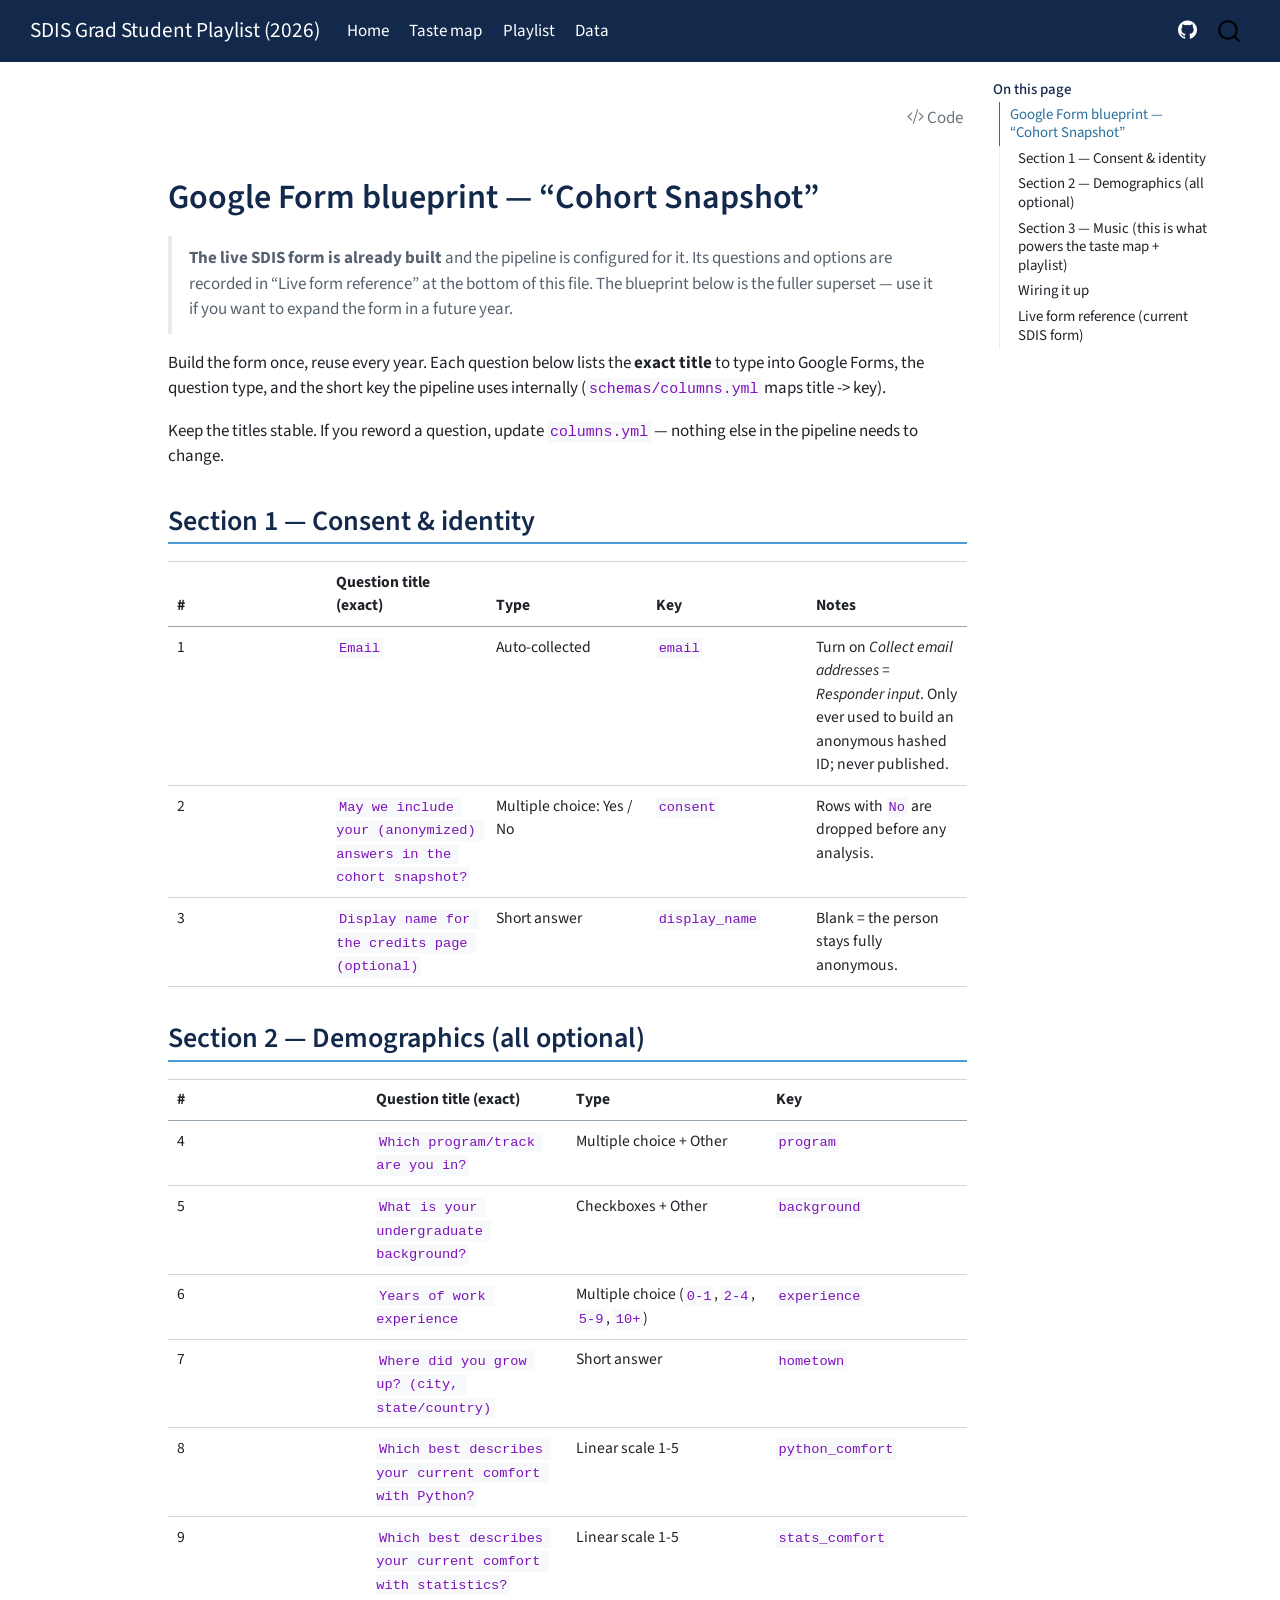
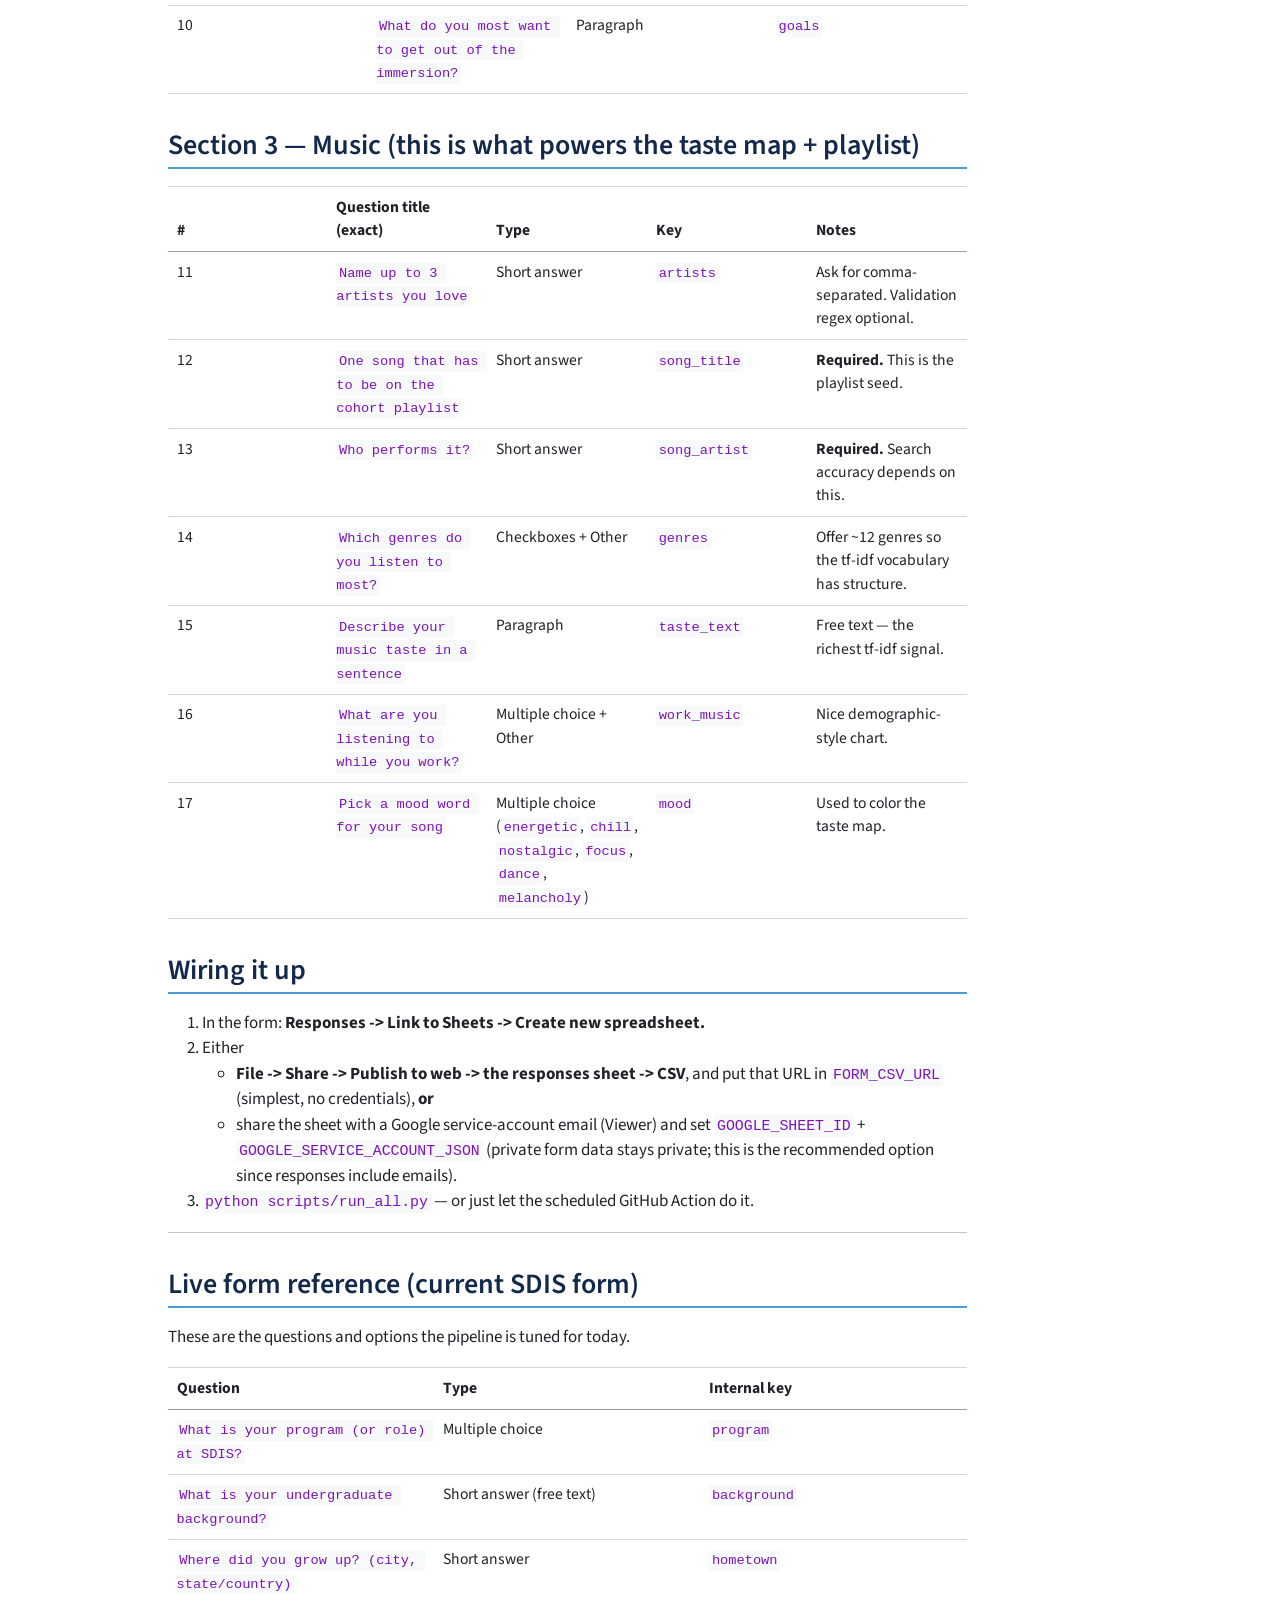
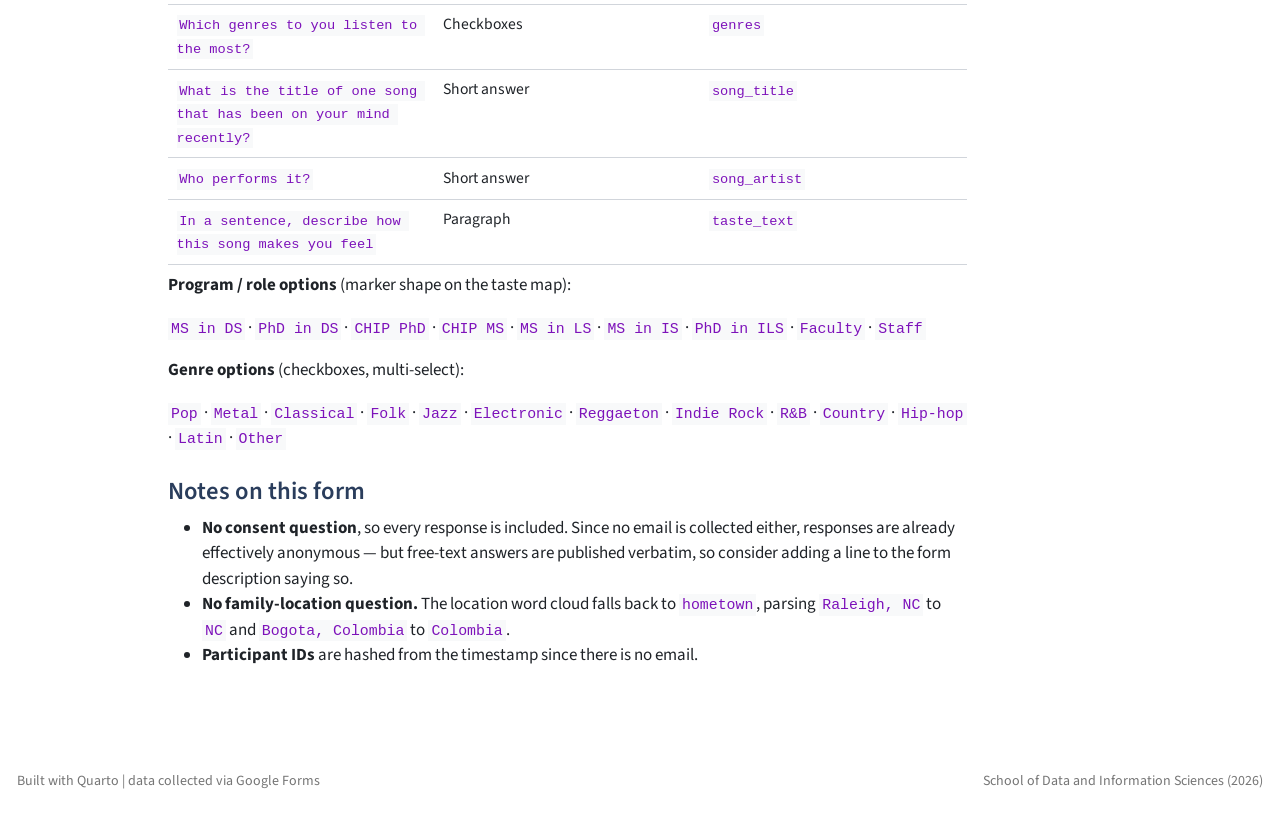
<file: docs/schemas/google_form_schema.html>
<!DOCTYPE html>
<html xmlns="http://www.w3.org/1999/xhtml" lang="en" xml:lang="en"><head>

<meta charset="utf-8">
<meta name="generator" content="quarto-1.5.57">

<meta name="viewport" content="width=device-width, initial-scale=1.0, user-scalable=yes">


<title>google_form_schema – SDIS Grad Student Playlist (2026)</title>
<style>
code{white-space: pre-wrap;}
span.smallcaps{font-variant: small-caps;}
div.columns{display: flex; gap: min(4vw, 1.5em);}
div.column{flex: auto; overflow-x: auto;}
div.hanging-indent{margin-left: 1.5em; text-indent: -1.5em;}
ul.task-list{list-style: none;}
ul.task-list li input[type="checkbox"] {
  width: 0.8em;
  margin: 0 0.8em 0.2em -1em; /* quarto-specific, see https://github.com/quarto-dev/quarto-cli/issues/4556 */ 
  vertical-align: middle;
}
/* CSS for syntax highlighting */
pre > code.sourceCode { white-space: pre; position: relative; }
pre > code.sourceCode > span { line-height: 1.25; }
pre > code.sourceCode > span:empty { height: 1.2em; }
.sourceCode { overflow: visible; }
code.sourceCode > span { color: inherit; text-decoration: inherit; }
div.sourceCode { margin: 1em 0; }
pre.sourceCode { margin: 0; }
@media screen {
div.sourceCode { overflow: auto; }
}
@media print {
pre > code.sourceCode { white-space: pre-wrap; }
pre > code.sourceCode > span { display: inline-block; text-indent: -5em; padding-left: 5em; }
}
pre.numberSource code
  { counter-reset: source-line 0; }
pre.numberSource code > span
  { position: relative; left: -4em; counter-increment: source-line; }
pre.numberSource code > span > a:first-child::before
  { content: counter(source-line);
    position: relative; left: -1em; text-align: right; vertical-align: baseline;
    border: none; display: inline-block;
    -webkit-touch-callout: none; -webkit-user-select: none;
    -khtml-user-select: none; -moz-user-select: none;
    -ms-user-select: none; user-select: none;
    padding: 0 4px; width: 4em;
  }
pre.numberSource { margin-left: 3em;  padding-left: 4px; }
div.sourceCode
  {   }
@media screen {
pre > code.sourceCode > span > a:first-child::before { text-decoration: underline; }
}
</style>


<script src="../site_libs/quarto-nav/quarto-nav.js"></script>
<script src="../site_libs/quarto-nav/headroom.min.js"></script>
<script src="../site_libs/clipboard/clipboard.min.js"></script>
<script src="../site_libs/quarto-search/autocomplete.umd.js"></script>
<script src="../site_libs/quarto-search/fuse.min.js"></script>
<script src="../site_libs/quarto-search/quarto-search.js"></script>
<meta name="quarto:offset" content="../">
<script src="../site_libs/quarto-html/quarto.js"></script>
<script src="../site_libs/quarto-html/popper.min.js"></script>
<script src="../site_libs/quarto-html/tippy.umd.min.js"></script>
<script src="../site_libs/quarto-html/anchor.min.js"></script>
<link href="../site_libs/quarto-html/tippy.css" rel="stylesheet">
<link href="../site_libs/quarto-html/quarto-syntax-highlighting.css" rel="stylesheet" id="quarto-text-highlighting-styles">
<script src="../site_libs/bootstrap/bootstrap.min.js"></script>
<link href="../site_libs/bootstrap/bootstrap-icons.css" rel="stylesheet">
<link href="../site_libs/bootstrap/bootstrap.min.css" rel="stylesheet" id="quarto-bootstrap" data-mode="light">
<script id="quarto-search-options" type="application/json">{
  "location": "navbar",
  "copy-button": false,
  "collapse-after": 3,
  "panel-placement": "end",
  "type": "overlay",
  "limit": 50,
  "keyboard-shortcut": [
    "f",
    "/",
    "s"
  ],
  "show-item-context": false,
  "language": {
    "search-no-results-text": "No results",
    "search-matching-documents-text": "matching documents",
    "search-copy-link-title": "Copy link to search",
    "search-hide-matches-text": "Hide additional matches",
    "search-more-match-text": "more match in this document",
    "search-more-matches-text": "more matches in this document",
    "search-clear-button-title": "Clear",
    "search-text-placeholder": "",
    "search-detached-cancel-button-title": "Cancel",
    "search-submit-button-title": "Submit",
    "search-label": "Search"
  }
}</script>
<style>html{ scroll-behavior: smooth; }</style>


</head>

<body class="nav-fixed">

<div id="quarto-search-results"></div>
  <header id="quarto-header" class="headroom fixed-top">
    <nav class="navbar navbar-expand-lg " data-bs-theme="dark">
      <div class="navbar-container container-fluid">
      <div class="navbar-brand-container mx-auto">
    <a class="navbar-brand" href="../index.html">
    <span class="navbar-title">SDIS Grad Student Playlist (2026)</span>
    </a>
  </div>
            <div id="quarto-search" class="" title="Search"></div>
          <button class="navbar-toggler" type="button" data-bs-toggle="collapse" data-bs-target="#navbarCollapse" aria-controls="navbarCollapse" role="menu" aria-expanded="false" aria-label="Toggle navigation" onclick="if (window.quartoToggleHeadroom) { window.quartoToggleHeadroom(); }">
  <span class="navbar-toggler-icon"></span>
</button>
          <div class="collapse navbar-collapse" id="navbarCollapse">
            <ul class="navbar-nav navbar-nav-scroll me-auto">
  <li class="nav-item">
    <a class="nav-link" href="../index.html"> 
<span class="menu-text">Home</span></a>
  </li>  
  <li class="nav-item">
    <a class="nav-link" href="../taste-map.html"> 
<span class="menu-text">Taste map</span></a>
  </li>  
  <li class="nav-item">
    <a class="nav-link" href="../playlist.html"> 
<span class="menu-text">Playlist</span></a>
  </li>  
  <li class="nav-item">
    <a class="nav-link" href="../data.html"> 
<span class="menu-text">Data</span></a>
  </li>  
</ul>
            <ul class="navbar-nav navbar-nav-scroll ms-auto">
  <li class="nav-item compact">
    <a class="nav-link" href="https://github.com/reisanar/SDIS-grad-26"> <i class="bi bi-github" role="img" aria-label="GitHub repository">
</i> 
<span class="menu-text"></span></a>
  </li>  
</ul>
          </div> <!-- /navcollapse -->
            <div class="quarto-navbar-tools">
</div>
      </div> <!-- /container-fluid -->
    </nav>
</header>
<!-- content -->
<div id="quarto-content" class="quarto-container page-columns page-rows-contents page-layout-article page-navbar">
<!-- sidebar -->
<!-- margin-sidebar -->
    <div id="quarto-margin-sidebar" class="sidebar margin-sidebar">
        <nav id="TOC" role="doc-toc" class="toc-active">
    <h2 id="toc-title">On this page</h2>
   
  <ul>
  <li><a href="#google-form-blueprint-cohort-snapshot" id="toc-google-form-blueprint-cohort-snapshot" class="nav-link active" data-scroll-target="#google-form-blueprint-cohort-snapshot">Google Form blueprint — “Cohort Snapshot”</a>
  <ul class="collapse">
  <li><a href="#section-1-consent-identity" id="toc-section-1-consent-identity" class="nav-link" data-scroll-target="#section-1-consent-identity">Section 1 — Consent &amp; identity</a></li>
  <li><a href="#section-2-demographics-all-optional" id="toc-section-2-demographics-all-optional" class="nav-link" data-scroll-target="#section-2-demographics-all-optional">Section 2 — Demographics (all optional)</a></li>
  <li><a href="#section-3-music-this-is-what-powers-the-taste-map-playlist" id="toc-section-3-music-this-is-what-powers-the-taste-map-playlist" class="nav-link" data-scroll-target="#section-3-music-this-is-what-powers-the-taste-map-playlist">Section 3 — Music (this is what powers the taste map + playlist)</a></li>
  <li><a href="#wiring-it-up" id="toc-wiring-it-up" class="nav-link" data-scroll-target="#wiring-it-up">Wiring it up</a></li>
  <li><a href="#live-form-reference-current-sdis-form" id="toc-live-form-reference-current-sdis-form" class="nav-link" data-scroll-target="#live-form-reference-current-sdis-form">Live form reference (current SDIS form)</a>
  <ul class="collapse">
  <li><a href="#notes-on-this-form" id="toc-notes-on-this-form" class="nav-link" data-scroll-target="#notes-on-this-form">Notes on this form</a></li>
  </ul></li>
  </ul></li>
  </ul>
</nav>
    </div>
<!-- main -->
<main class="content" id="quarto-document-content"><div class="quarto-title-block"><div class="quarto-title-tools-only"><h1></h1><button type="button" class="btn code-tools-button" id="quarto-code-tools-source"><i class="bi"></i> Code</button></div></div>




<section id="google-form-blueprint-cohort-snapshot" class="level1">
<h1>Google Form blueprint — “Cohort Snapshot”</h1>
<blockquote class="blockquote">
<p><strong>The live SDIS form is already built</strong> and the pipeline is configured for it. Its questions and options are recorded in “Live form reference” at the bottom of this file. The blueprint below is the fuller superset — use it if you want to expand the form in a future year.</p>
</blockquote>
<p>Build the form once, reuse every year. Each question below lists the <strong>exact title</strong> to type into Google Forms, the question type, and the short key the pipeline uses internally (<code>schemas/columns.yml</code> maps title -&gt; key).</p>
<p>Keep the titles stable. If you reword a question, update <code>columns.yml</code> — nothing else in the pipeline needs to change.</p>
<section id="section-1-consent-identity" class="level2">
<h2 class="anchored" data-anchor-id="section-1-consent-identity">Section 1 — Consent &amp; identity</h2>
<table class="caption-top table">
<colgroup>
<col style="width: 20%">
<col style="width: 20%">
<col style="width: 20%">
<col style="width: 20%">
<col style="width: 20%">
</colgroup>
<thead>
<tr class="header">
<th>#</th>
<th>Question title (exact)</th>
<th>Type</th>
<th>Key</th>
<th>Notes</th>
</tr>
</thead>
<tbody>
<tr class="odd">
<td>1</td>
<td><code>Email</code></td>
<td>Auto-collected</td>
<td><code>email</code></td>
<td>Turn on <em>Collect email addresses = Responder input</em>. Only ever used to build an anonymous hashed ID; never published.</td>
</tr>
<tr class="even">
<td>2</td>
<td><code>May we include your (anonymized) answers in the cohort snapshot?</code></td>
<td>Multiple choice: Yes / No</td>
<td><code>consent</code></td>
<td>Rows with <code>No</code> are dropped before any analysis.</td>
</tr>
<tr class="odd">
<td>3</td>
<td><code>Display name for the credits page (optional)</code></td>
<td>Short answer</td>
<td><code>display_name</code></td>
<td>Blank = the person stays fully anonymous.</td>
</tr>
</tbody>
</table>
</section>
<section id="section-2-demographics-all-optional" class="level2">
<h2 class="anchored" data-anchor-id="section-2-demographics-all-optional">Section 2 — Demographics (all optional)</h2>
<table class="caption-top table">
<colgroup>
<col style="width: 25%">
<col style="width: 25%">
<col style="width: 25%">
<col style="width: 25%">
</colgroup>
<thead>
<tr class="header">
<th>#</th>
<th>Question title (exact)</th>
<th>Type</th>
<th>Key</th>
</tr>
</thead>
<tbody>
<tr class="odd">
<td>4</td>
<td><code>Which program/track are you in?</code></td>
<td>Multiple choice + Other</td>
<td><code>program</code></td>
</tr>
<tr class="even">
<td>5</td>
<td><code>What is your undergraduate background?</code></td>
<td>Checkboxes + Other</td>
<td><code>background</code></td>
</tr>
<tr class="odd">
<td>6</td>
<td><code>Years of work experience</code></td>
<td>Multiple choice (<code>0-1</code>, <code>2-4</code>, <code>5-9</code>, <code>10+</code>)</td>
<td><code>experience</code></td>
</tr>
<tr class="even">
<td>7</td>
<td><code>Where did you grow up? (city, state/country)</code></td>
<td>Short answer</td>
<td><code>hometown</code></td>
</tr>
<tr class="odd">
<td>8</td>
<td><code>Which best describes your current comfort with Python?</code></td>
<td>Linear scale 1-5</td>
<td><code>python_comfort</code></td>
</tr>
<tr class="even">
<td>9</td>
<td><code>Which best describes your current comfort with statistics?</code></td>
<td>Linear scale 1-5</td>
<td><code>stats_comfort</code></td>
</tr>
<tr class="odd">
<td>10</td>
<td><code>What do you most want to get out of the immersion?</code></td>
<td>Paragraph</td>
<td><code>goals</code></td>
</tr>
</tbody>
</table>
</section>
<section id="section-3-music-this-is-what-powers-the-taste-map-playlist" class="level2">
<h2 class="anchored" data-anchor-id="section-3-music-this-is-what-powers-the-taste-map-playlist">Section 3 — Music (this is what powers the taste map + playlist)</h2>
<table class="caption-top table">
<colgroup>
<col style="width: 20%">
<col style="width: 20%">
<col style="width: 20%">
<col style="width: 20%">
<col style="width: 20%">
</colgroup>
<thead>
<tr class="header">
<th>#</th>
<th>Question title (exact)</th>
<th>Type</th>
<th>Key</th>
<th>Notes</th>
</tr>
</thead>
<tbody>
<tr class="odd">
<td>11</td>
<td><code>Name up to 3 artists you love</code></td>
<td>Short answer</td>
<td><code>artists</code></td>
<td>Ask for comma-separated. Validation regex optional.</td>
</tr>
<tr class="even">
<td>12</td>
<td><code>One song that has to be on the cohort playlist</code></td>
<td>Short answer</td>
<td><code>song_title</code></td>
<td><strong>Required.</strong> This is the playlist seed.</td>
</tr>
<tr class="odd">
<td>13</td>
<td><code>Who performs it?</code></td>
<td>Short answer</td>
<td><code>song_artist</code></td>
<td><strong>Required.</strong> Search accuracy depends on this.</td>
</tr>
<tr class="even">
<td>14</td>
<td><code>Which genres do you listen to most?</code></td>
<td>Checkboxes + Other</td>
<td><code>genres</code></td>
<td>Offer ~12 genres so the tf-idf vocabulary has structure.</td>
</tr>
<tr class="odd">
<td>15</td>
<td><code>Describe your music taste in a sentence</code></td>
<td>Paragraph</td>
<td><code>taste_text</code></td>
<td>Free text — the richest tf-idf signal.</td>
</tr>
<tr class="even">
<td>16</td>
<td><code>What are you listening to while you work?</code></td>
<td>Multiple choice + Other</td>
<td><code>work_music</code></td>
<td>Nice demographic-style chart.</td>
</tr>
<tr class="odd">
<td>17</td>
<td><code>Pick a mood word for your song</code></td>
<td>Multiple choice (<code>energetic</code>, <code>chill</code>, <code>nostalgic</code>, <code>focus</code>, <code>dance</code>, <code>melancholy</code>)</td>
<td><code>mood</code></td>
<td>Used to color the taste map.</td>
</tr>
</tbody>
</table>
</section>
<section id="wiring-it-up" class="level2">
<h2 class="anchored" data-anchor-id="wiring-it-up">Wiring it up</h2>
<ol type="1">
<li>In the form: <strong>Responses -&gt; Link to Sheets -&gt; Create new spreadsheet.</strong></li>
<li>Either
<ul>
<li><strong>File -&gt; Share -&gt; Publish to web -&gt; the responses sheet -&gt; CSV</strong>, and put that URL in <code>FORM_CSV_URL</code> (simplest, no credentials), <strong>or</strong></li>
<li>share the sheet with a Google service-account email (Viewer) and set <code>GOOGLE_SHEET_ID</code> + <code>GOOGLE_SERVICE_ACCOUNT_JSON</code> (private form data stays private; this is the recommended option since responses include emails).</li>
</ul></li>
<li><code>python scripts/run_all.py</code> — or just let the scheduled GitHub Action do it.</li>
</ol>
<hr>
</section>
<section id="live-form-reference-current-sdis-form" class="level2">
<h2 class="anchored" data-anchor-id="live-form-reference-current-sdis-form">Live form reference (current SDIS form)</h2>
<p>These are the questions and options the pipeline is tuned for today.</p>
<table class="caption-top table">
<colgroup>
<col style="width: 33%">
<col style="width: 33%">
<col style="width: 33%">
</colgroup>
<thead>
<tr class="header">
<th>Question</th>
<th>Type</th>
<th>Internal key</th>
</tr>
</thead>
<tbody>
<tr class="odd">
<td><code>What is your program (or role) at SDIS?</code></td>
<td>Multiple choice</td>
<td><code>program</code></td>
</tr>
<tr class="even">
<td><code>What is your undergraduate background?</code></td>
<td>Short answer (free text)</td>
<td><code>background</code></td>
</tr>
<tr class="odd">
<td><code>Where did you grow up? (city, state/country)</code></td>
<td>Short answer</td>
<td><code>hometown</code></td>
</tr>
<tr class="even">
<td><code>Which genres to you listen to the most?</code></td>
<td>Checkboxes</td>
<td><code>genres</code></td>
</tr>
<tr class="odd">
<td><code>What is the title of one song that has been on your mind recently?</code></td>
<td>Short answer</td>
<td><code>song_title</code></td>
</tr>
<tr class="even">
<td><code>Who performs it?</code></td>
<td>Short answer</td>
<td><code>song_artist</code></td>
</tr>
<tr class="odd">
<td><code>In a sentence, describe how this song makes you feel</code></td>
<td>Paragraph</td>
<td><code>taste_text</code></td>
</tr>
</tbody>
</table>
<p><strong>Program / role options</strong> (marker shape on the taste map):</p>
<p><code>MS in DS</code> · <code>PhD in DS</code> · <code>CHIP PhD</code> · <code>CHIP MS</code> · <code>MS in LS</code> · <code>MS in IS</code> · <code>PhD in ILS</code> · <code>Faculty</code> · <code>Staff</code></p>
<p><strong>Genre options</strong> (checkboxes, multi-select):</p>
<p><code>Pop</code> · <code>Metal</code> · <code>Classical</code> · <code>Folk</code> · <code>Jazz</code> · <code>Electronic</code> · <code>Reggaeton</code> · <code>Indie Rock</code> · <code>R&amp;B</code> · <code>Country</code> · <code>Hip-hop</code> · <code>Latin</code> · <code>Other</code></p>
<section id="notes-on-this-form" class="level3">
<h3 class="anchored" data-anchor-id="notes-on-this-form">Notes on this form</h3>
<ul>
<li><strong>No consent question</strong>, so every response is included. Since no email is collected either, responses are already effectively anonymous — but free-text answers are published verbatim, so consider adding a line to the form description saying so.</li>
<li><strong>No family-location question.</strong> The location word cloud falls back to <code>hometown</code>, parsing <code>Raleigh, NC</code> to <code>NC</code> and <code>Bogota, Colombia</code> to <code>Colombia</code>.</li>
<li><strong>Participant IDs</strong> are hashed from the timestamp since there is no email.</li>
</ul>


<!-- -->

</section>
</section>
</section>

</main> <!-- /main -->
<script id="quarto-html-after-body" type="application/javascript">
window.document.addEventListener("DOMContentLoaded", function (event) {
  const toggleBodyColorMode = (bsSheetEl) => {
    const mode = bsSheetEl.getAttribute("data-mode");
    const bodyEl = window.document.querySelector("body");
    if (mode === "dark") {
      bodyEl.classList.add("quarto-dark");
      bodyEl.classList.remove("quarto-light");
    } else {
      bodyEl.classList.add("quarto-light");
      bodyEl.classList.remove("quarto-dark");
    }
  }
  const toggleBodyColorPrimary = () => {
    const bsSheetEl = window.document.querySelector("link#quarto-bootstrap");
    if (bsSheetEl) {
      toggleBodyColorMode(bsSheetEl);
    }
  }
  toggleBodyColorPrimary();  
  const icon = "";
  const anchorJS = new window.AnchorJS();
  anchorJS.options = {
    placement: 'right',
    icon: icon
  };
  anchorJS.add('.anchored');
  const isCodeAnnotation = (el) => {
    for (const clz of el.classList) {
      if (clz.startsWith('code-annotation-')) {                     
        return true;
      }
    }
    return false;
  }
  const onCopySuccess = function(e) {
    // button target
    const button = e.trigger;
    // don't keep focus
    button.blur();
    // flash "checked"
    button.classList.add('code-copy-button-checked');
    var currentTitle = button.getAttribute("title");
    button.setAttribute("title", "Copied!");
    let tooltip;
    if (window.bootstrap) {
      button.setAttribute("data-bs-toggle", "tooltip");
      button.setAttribute("data-bs-placement", "left");
      button.setAttribute("data-bs-title", "Copied!");
      tooltip = new bootstrap.Tooltip(button, 
        { trigger: "manual", 
          customClass: "code-copy-button-tooltip",
          offset: [0, -8]});
      tooltip.show();    
    }
    setTimeout(function() {
      if (tooltip) {
        tooltip.hide();
        button.removeAttribute("data-bs-title");
        button.removeAttribute("data-bs-toggle");
        button.removeAttribute("data-bs-placement");
      }
      button.setAttribute("title", currentTitle);
      button.classList.remove('code-copy-button-checked');
    }, 1000);
    // clear code selection
    e.clearSelection();
  }
  const getTextToCopy = function(trigger) {
      const codeEl = trigger.previousElementSibling.cloneNode(true);
      for (const childEl of codeEl.children) {
        if (isCodeAnnotation(childEl)) {
          childEl.remove();
        }
      }
      return codeEl.innerText;
  }
  const clipboard = new window.ClipboardJS('.code-copy-button:not([data-in-quarto-modal])', {
    text: getTextToCopy
  });
  clipboard.on('success', onCopySuccess);
  if (window.document.getElementById('quarto-embedded-source-code-modal')) {
    // For code content inside modals, clipBoardJS needs to be initialized with a container option
    // TODO: Check when it could be a function (https://github.com/zenorocha/clipboard.js/issues/860)
    const clipboardModal = new window.ClipboardJS('.code-copy-button[data-in-quarto-modal]', {
      text: getTextToCopy,
      container: window.document.getElementById('quarto-embedded-source-code-modal')
    });
    clipboardModal.on('success', onCopySuccess);
  }
  const viewSource = window.document.getElementById('quarto-view-source') ||
                     window.document.getElementById('quarto-code-tools-source');
  if (viewSource) {
    const sourceUrl = viewSource.getAttribute("data-quarto-source-url");
    viewSource.addEventListener("click", function(e) {
      if (sourceUrl) {
        // rstudio viewer pane
        if (/\bcapabilities=\b/.test(window.location)) {
          window.open(sourceUrl);
        } else {
          window.location.href = sourceUrl;
        }
      } else {
        const modal = new bootstrap.Modal(document.getElementById('quarto-embedded-source-code-modal'));
        modal.show();
      }
      return false;
    });
  }
  function toggleCodeHandler(show) {
    return function(e) {
      const detailsSrc = window.document.querySelectorAll(".cell > details > .sourceCode");
      for (let i=0; i<detailsSrc.length; i++) {
        const details = detailsSrc[i].parentElement;
        if (show) {
          details.open = true;
        } else {
          details.removeAttribute("open");
        }
      }
      const cellCodeDivs = window.document.querySelectorAll(".cell > .sourceCode");
      const fromCls = show ? "hidden" : "unhidden";
      const toCls = show ? "unhidden" : "hidden";
      for (let i=0; i<cellCodeDivs.length; i++) {
        const codeDiv = cellCodeDivs[i];
        if (codeDiv.classList.contains(fromCls)) {
          codeDiv.classList.remove(fromCls);
          codeDiv.classList.add(toCls);
        } 
      }
      return false;
    }
  }
  const hideAllCode = window.document.getElementById("quarto-hide-all-code");
  if (hideAllCode) {
    hideAllCode.addEventListener("click", toggleCodeHandler(false));
  }
  const showAllCode = window.document.getElementById("quarto-show-all-code");
  if (showAllCode) {
    showAllCode.addEventListener("click", toggleCodeHandler(true));
  }
    var localhostRegex = new RegExp(/^(?:http|https):\/\/localhost\:?[0-9]*\//);
    var mailtoRegex = new RegExp(/^mailto:/);
      var filterRegex = new RegExp("https:\/\/reisanar\.github\.io\/SDIS-grad-26\/");
    var isInternal = (href) => {
        return filterRegex.test(href) || localhostRegex.test(href) || mailtoRegex.test(href);
    }
    // Inspect non-navigation links and adorn them if external
 	var links = window.document.querySelectorAll('a[href]:not(.nav-link):not(.navbar-brand):not(.toc-action):not(.sidebar-link):not(.sidebar-item-toggle):not(.pagination-link):not(.no-external):not([aria-hidden]):not(.dropdown-item):not(.quarto-navigation-tool):not(.about-link)');
    for (var i=0; i<links.length; i++) {
      const link = links[i];
      if (!isInternal(link.href)) {
        // undo the damage that might have been done by quarto-nav.js in the case of
        // links that we want to consider external
        if (link.dataset.originalHref !== undefined) {
          link.href = link.dataset.originalHref;
        }
          // target, if specified
          link.setAttribute("target", "_blank");
          if (link.getAttribute("rel") === null) {
            link.setAttribute("rel", "noopener");
          }
      }
    }
  function tippyHover(el, contentFn, onTriggerFn, onUntriggerFn) {
    const config = {
      allowHTML: true,
      maxWidth: 500,
      delay: 100,
      arrow: false,
      appendTo: function(el) {
          return el.parentElement;
      },
      interactive: true,
      interactiveBorder: 10,
      theme: 'quarto',
      placement: 'bottom-start',
    };
    if (contentFn) {
      config.content = contentFn;
    }
    if (onTriggerFn) {
      config.onTrigger = onTriggerFn;
    }
    if (onUntriggerFn) {
      config.onUntrigger = onUntriggerFn;
    }
    window.tippy(el, config); 
  }
  const noterefs = window.document.querySelectorAll('a[role="doc-noteref"]');
  for (var i=0; i<noterefs.length; i++) {
    const ref = noterefs[i];
    tippyHover(ref, function() {
      // use id or data attribute instead here
      let href = ref.getAttribute('data-footnote-href') || ref.getAttribute('href');
      try { href = new URL(href).hash; } catch {}
      const id = href.replace(/^#\/?/, "");
      const note = window.document.getElementById(id);
      if (note) {
        return note.innerHTML;
      } else {
        return "";
      }
    });
  }
  const xrefs = window.document.querySelectorAll('a.quarto-xref');
  const processXRef = (id, note) => {
    // Strip column container classes
    const stripColumnClz = (el) => {
      el.classList.remove("page-full", "page-columns");
      if (el.children) {
        for (const child of el.children) {
          stripColumnClz(child);
        }
      }
    }
    stripColumnClz(note)
    if (id === null || id.startsWith('sec-')) {
      // Special case sections, only their first couple elements
      const container = document.createElement("div");
      if (note.children && note.children.length > 2) {
        container.appendChild(note.children[0].cloneNode(true));
        for (let i = 1; i < note.children.length; i++) {
          const child = note.children[i];
          if (child.tagName === "P" && child.innerText === "") {
            continue;
          } else {
            container.appendChild(child.cloneNode(true));
            break;
          }
        }
        if (window.Quarto?.typesetMath) {
          window.Quarto.typesetMath(container);
        }
        return container.innerHTML
      } else {
        if (window.Quarto?.typesetMath) {
          window.Quarto.typesetMath(note);
        }
        return note.innerHTML;
      }
    } else {
      // Remove any anchor links if they are present
      const anchorLink = note.querySelector('a.anchorjs-link');
      if (anchorLink) {
        anchorLink.remove();
      }
      if (window.Quarto?.typesetMath) {
        window.Quarto.typesetMath(note);
      }
      // TODO in 1.5, we should make sure this works without a callout special case
      if (note.classList.contains("callout")) {
        return note.outerHTML;
      } else {
        return note.innerHTML;
      }
    }
  }
  for (var i=0; i<xrefs.length; i++) {
    const xref = xrefs[i];
    tippyHover(xref, undefined, function(instance) {
      instance.disable();
      let url = xref.getAttribute('href');
      let hash = undefined; 
      if (url.startsWith('#')) {
        hash = url;
      } else {
        try { hash = new URL(url).hash; } catch {}
      }
      if (hash) {
        const id = hash.replace(/^#\/?/, "");
        const note = window.document.getElementById(id);
        if (note !== null) {
          try {
            const html = processXRef(id, note.cloneNode(true));
            instance.setContent(html);
          } finally {
            instance.enable();
            instance.show();
          }
        } else {
          // See if we can fetch this
          fetch(url.split('#')[0])
          .then(res => res.text())
          .then(html => {
            const parser = new DOMParser();
            const htmlDoc = parser.parseFromString(html, "text/html");
            const note = htmlDoc.getElementById(id);
            if (note !== null) {
              const html = processXRef(id, note);
              instance.setContent(html);
            } 
          }).finally(() => {
            instance.enable();
            instance.show();
          });
        }
      } else {
        // See if we can fetch a full url (with no hash to target)
        // This is a special case and we should probably do some content thinning / targeting
        fetch(url)
        .then(res => res.text())
        .then(html => {
          const parser = new DOMParser();
          const htmlDoc = parser.parseFromString(html, "text/html");
          const note = htmlDoc.querySelector('main.content');
          if (note !== null) {
            // This should only happen for chapter cross references
            // (since there is no id in the URL)
            // remove the first header
            if (note.children.length > 0 && note.children[0].tagName === "HEADER") {
              note.children[0].remove();
            }
            const html = processXRef(null, note);
            instance.setContent(html);
          } 
        }).finally(() => {
          instance.enable();
          instance.show();
        });
      }
    }, function(instance) {
    });
  }
      let selectedAnnoteEl;
      const selectorForAnnotation = ( cell, annotation) => {
        let cellAttr = 'data-code-cell="' + cell + '"';
        let lineAttr = 'data-code-annotation="' +  annotation + '"';
        const selector = 'span[' + cellAttr + '][' + lineAttr + ']';
        return selector;
      }
      const selectCodeLines = (annoteEl) => {
        const doc = window.document;
        const targetCell = annoteEl.getAttribute("data-target-cell");
        const targetAnnotation = annoteEl.getAttribute("data-target-annotation");
        const annoteSpan = window.document.querySelector(selectorForAnnotation(targetCell, targetAnnotation));
        const lines = annoteSpan.getAttribute("data-code-lines").split(",");
        const lineIds = lines.map((line) => {
          return targetCell + "-" + line;
        })
        let top = null;
        let height = null;
        let parent = null;
        if (lineIds.length > 0) {
            //compute the position of the single el (top and bottom and make a div)
            const el = window.document.getElementById(lineIds[0]);
            top = el.offsetTop;
            height = el.offsetHeight;
            parent = el.parentElement.parentElement;
          if (lineIds.length > 1) {
            const lastEl = window.document.getElementById(lineIds[lineIds.length - 1]);
            const bottom = lastEl.offsetTop + lastEl.offsetHeight;
            height = bottom - top;
          }
          if (top !== null && height !== null && parent !== null) {
            // cook up a div (if necessary) and position it 
            let div = window.document.getElementById("code-annotation-line-highlight");
            if (div === null) {
              div = window.document.createElement("div");
              div.setAttribute("id", "code-annotation-line-highlight");
              div.style.position = 'absolute';
              parent.appendChild(div);
            }
            div.style.top = top - 2 + "px";
            div.style.height = height + 4 + "px";
            div.style.left = 0;
            let gutterDiv = window.document.getElementById("code-annotation-line-highlight-gutter");
            if (gutterDiv === null) {
              gutterDiv = window.document.createElement("div");
              gutterDiv.setAttribute("id", "code-annotation-line-highlight-gutter");
              gutterDiv.style.position = 'absolute';
              const codeCell = window.document.getElementById(targetCell);
              const gutter = codeCell.querySelector('.code-annotation-gutter');
              gutter.appendChild(gutterDiv);
            }
            gutterDiv.style.top = top - 2 + "px";
            gutterDiv.style.height = height + 4 + "px";
          }
          selectedAnnoteEl = annoteEl;
        }
      };
      const unselectCodeLines = () => {
        const elementsIds = ["code-annotation-line-highlight", "code-annotation-line-highlight-gutter"];
        elementsIds.forEach((elId) => {
          const div = window.document.getElementById(elId);
          if (div) {
            div.remove();
          }
        });
        selectedAnnoteEl = undefined;
      };
        // Handle positioning of the toggle
    window.addEventListener(
      "resize",
      throttle(() => {
        elRect = undefined;
        if (selectedAnnoteEl) {
          selectCodeLines(selectedAnnoteEl);
        }
      }, 10)
    );
    function throttle(fn, ms) {
    let throttle = false;
    let timer;
      return (...args) => {
        if(!throttle) { // first call gets through
            fn.apply(this, args);
            throttle = true;
        } else { // all the others get throttled
            if(timer) clearTimeout(timer); // cancel #2
            timer = setTimeout(() => {
              fn.apply(this, args);
              timer = throttle = false;
            }, ms);
        }
      };
    }
      // Attach click handler to the DT
      const annoteDls = window.document.querySelectorAll('dt[data-target-cell]');
      for (const annoteDlNode of annoteDls) {
        annoteDlNode.addEventListener('click', (event) => {
          const clickedEl = event.target;
          if (clickedEl !== selectedAnnoteEl) {
            unselectCodeLines();
            const activeEl = window.document.querySelector('dt[data-target-cell].code-annotation-active');
            if (activeEl) {
              activeEl.classList.remove('code-annotation-active');
            }
            selectCodeLines(clickedEl);
            clickedEl.classList.add('code-annotation-active');
          } else {
            // Unselect the line
            unselectCodeLines();
            clickedEl.classList.remove('code-annotation-active');
          }
        });
      }
  const findCites = (el) => {
    const parentEl = el.parentElement;
    if (parentEl) {
      const cites = parentEl.dataset.cites;
      if (cites) {
        return {
          el,
          cites: cites.split(' ')
        };
      } else {
        return findCites(el.parentElement)
      }
    } else {
      return undefined;
    }
  };
  var bibliorefs = window.document.querySelectorAll('a[role="doc-biblioref"]');
  for (var i=0; i<bibliorefs.length; i++) {
    const ref = bibliorefs[i];
    const citeInfo = findCites(ref);
    if (citeInfo) {
      tippyHover(citeInfo.el, function() {
        var popup = window.document.createElement('div');
        citeInfo.cites.forEach(function(cite) {
          var citeDiv = window.document.createElement('div');
          citeDiv.classList.add('hanging-indent');
          citeDiv.classList.add('csl-entry');
          var biblioDiv = window.document.getElementById('ref-' + cite);
          if (biblioDiv) {
            citeDiv.innerHTML = biblioDiv.innerHTML;
          }
          popup.appendChild(citeDiv);
        });
        return popup.innerHTML;
      });
    }
  }
});
</script><div class="modal fade" id="quarto-embedded-source-code-modal" tabindex="-1" aria-labelledby="quarto-embedded-source-code-modal-label" aria-hidden="true"><div class="modal-dialog modal-dialog-scrollable"><div class="modal-content"><div class="modal-header"><h5 class="modal-title" id="quarto-embedded-source-code-modal-label">Source Code</h5><button class="btn-close" data-bs-dismiss="modal"></button></div><div class="modal-body"><div class="">
<div class="sourceCode" id="cb1" data-shortcodes="false"><pre class="sourceCode markdown code-with-copy"><code class="sourceCode markdown"><span id="cb1-1"><a href="#cb1-1" aria-hidden="true" tabindex="-1"></a><span class="fu"># Google Form blueprint — "Cohort Snapshot"</span></span>
<span id="cb1-2"><a href="#cb1-2" aria-hidden="true" tabindex="-1"></a></span>
<span id="cb1-3"><a href="#cb1-3" aria-hidden="true" tabindex="-1"></a><span class="at">&gt; **The live SDIS form is already built** and the pipeline is configured for it.</span></span>
<span id="cb1-4"><a href="#cb1-4" aria-hidden="true" tabindex="-1"></a><span class="at">&gt; Its questions and options are recorded in "Live form reference" at the bottom</span></span>
<span id="cb1-5"><a href="#cb1-5" aria-hidden="true" tabindex="-1"></a><span class="at">&gt; of this file. The blueprint below is the fuller superset — use it if you want</span></span>
<span id="cb1-6"><a href="#cb1-6" aria-hidden="true" tabindex="-1"></a><span class="at">&gt; to expand the form in a future year.</span></span>
<span id="cb1-7"><a href="#cb1-7" aria-hidden="true" tabindex="-1"></a></span>
<span id="cb1-8"><a href="#cb1-8" aria-hidden="true" tabindex="-1"></a>Build the form once, reuse every year. Each question below lists the</span>
<span id="cb1-9"><a href="#cb1-9" aria-hidden="true" tabindex="-1"></a>**exact title** to type into Google Forms, the question type, and the short</span>
<span id="cb1-10"><a href="#cb1-10" aria-hidden="true" tabindex="-1"></a>key the pipeline uses internally (<span class="in">`schemas/columns.yml`</span> maps title -&gt; key).</span>
<span id="cb1-11"><a href="#cb1-11" aria-hidden="true" tabindex="-1"></a></span>
<span id="cb1-12"><a href="#cb1-12" aria-hidden="true" tabindex="-1"></a>Keep the titles stable. If you reword a question, update <span class="in">`columns.yml`</span> —</span>
<span id="cb1-13"><a href="#cb1-13" aria-hidden="true" tabindex="-1"></a>nothing else in the pipeline needs to change.</span>
<span id="cb1-14"><a href="#cb1-14" aria-hidden="true" tabindex="-1"></a></span>
<span id="cb1-15"><a href="#cb1-15" aria-hidden="true" tabindex="-1"></a><span class="fu">## Section 1 — Consent &amp; identity</span></span>
<span id="cb1-16"><a href="#cb1-16" aria-hidden="true" tabindex="-1"></a></span>
<span id="cb1-17"><a href="#cb1-17" aria-hidden="true" tabindex="-1"></a>| # | Question title (exact) | Type | Key | Notes |</span>
<span id="cb1-18"><a href="#cb1-18" aria-hidden="true" tabindex="-1"></a>|---|---|---|---|---|</span>
<span id="cb1-19"><a href="#cb1-19" aria-hidden="true" tabindex="-1"></a>| 1 | <span class="in">`Email`</span> | Auto-collected | <span class="in">`email`</span> | Turn on *Collect email addresses = Responder input*. Only ever used to build an anonymous hashed ID; never published. |</span>
<span id="cb1-20"><a href="#cb1-20" aria-hidden="true" tabindex="-1"></a>| 2 | <span class="in">`May we include your (anonymized) answers in the cohort snapshot?`</span> | Multiple choice: Yes / No | <span class="in">`consent`</span> | Rows with <span class="in">`No`</span> are dropped before any analysis. |</span>
<span id="cb1-21"><a href="#cb1-21" aria-hidden="true" tabindex="-1"></a>| 3 | <span class="in">`Display name for the credits page (optional)`</span> | Short answer | <span class="in">`display_name`</span> | Blank = the person stays fully anonymous. |</span>
<span id="cb1-22"><a href="#cb1-22" aria-hidden="true" tabindex="-1"></a></span>
<span id="cb1-23"><a href="#cb1-23" aria-hidden="true" tabindex="-1"></a><span class="fu">## Section 2 — Demographics (all optional)</span></span>
<span id="cb1-24"><a href="#cb1-24" aria-hidden="true" tabindex="-1"></a></span>
<span id="cb1-25"><a href="#cb1-25" aria-hidden="true" tabindex="-1"></a>| # | Question title (exact) | Type | Key |</span>
<span id="cb1-26"><a href="#cb1-26" aria-hidden="true" tabindex="-1"></a>|---|---|---|---|</span>
<span id="cb1-27"><a href="#cb1-27" aria-hidden="true" tabindex="-1"></a>| 4 | <span class="in">`Which program/track are you in?`</span> | Multiple choice + Other | <span class="in">`program`</span> |</span>
<span id="cb1-28"><a href="#cb1-28" aria-hidden="true" tabindex="-1"></a>| 5 | <span class="in">`What is your undergraduate background?`</span> | Checkboxes + Other | <span class="in">`background`</span> |</span>
<span id="cb1-29"><a href="#cb1-29" aria-hidden="true" tabindex="-1"></a>| 6 | <span class="in">`Years of work experience`</span> | Multiple choice (<span class="in">`0-1`</span>, <span class="in">`2-4`</span>, <span class="in">`5-9`</span>, <span class="in">`10+`</span>) | <span class="in">`experience`</span> |</span>
<span id="cb1-30"><a href="#cb1-30" aria-hidden="true" tabindex="-1"></a>| 7 | <span class="in">`Where did you grow up? (city, state/country)`</span> | Short answer | <span class="in">`hometown`</span> |</span>
<span id="cb1-31"><a href="#cb1-31" aria-hidden="true" tabindex="-1"></a>| 8 | <span class="in">`Which best describes your current comfort with Python?`</span> | Linear scale 1-5 | <span class="in">`python_comfort`</span> |</span>
<span id="cb1-32"><a href="#cb1-32" aria-hidden="true" tabindex="-1"></a>| 9 | <span class="in">`Which best describes your current comfort with statistics?`</span> | Linear scale 1-5 | <span class="in">`stats_comfort`</span> |</span>
<span id="cb1-33"><a href="#cb1-33" aria-hidden="true" tabindex="-1"></a>| 10 | <span class="in">`What do you most want to get out of the immersion?`</span> | Paragraph | <span class="in">`goals`</span> |</span>
<span id="cb1-34"><a href="#cb1-34" aria-hidden="true" tabindex="-1"></a></span>
<span id="cb1-35"><a href="#cb1-35" aria-hidden="true" tabindex="-1"></a><span class="fu">## Section 3 — Music (this is what powers the taste map + playlist)</span></span>
<span id="cb1-36"><a href="#cb1-36" aria-hidden="true" tabindex="-1"></a></span>
<span id="cb1-37"><a href="#cb1-37" aria-hidden="true" tabindex="-1"></a>| # | Question title (exact) | Type | Key | Notes |</span>
<span id="cb1-38"><a href="#cb1-38" aria-hidden="true" tabindex="-1"></a>|---|---|---|---|---|</span>
<span id="cb1-39"><a href="#cb1-39" aria-hidden="true" tabindex="-1"></a>| 11 | <span class="in">`Name up to 3 artists you love`</span> | Short answer | <span class="in">`artists`</span> | Ask for comma-separated. Validation regex optional. |</span>
<span id="cb1-40"><a href="#cb1-40" aria-hidden="true" tabindex="-1"></a>| 12 | <span class="in">`One song that has to be on the cohort playlist`</span> | Short answer | <span class="in">`song_title`</span> | **Required.** This is the playlist seed. |</span>
<span id="cb1-41"><a href="#cb1-41" aria-hidden="true" tabindex="-1"></a>| 13 | <span class="in">`Who performs it?`</span> | Short answer | <span class="in">`song_artist`</span> | **Required.** Search accuracy depends on this. |</span>
<span id="cb1-42"><a href="#cb1-42" aria-hidden="true" tabindex="-1"></a>| 14 | <span class="in">`Which genres do you listen to most?`</span> | Checkboxes + Other | <span class="in">`genres`</span> | Offer ~12 genres so the tf-idf vocabulary has structure. |</span>
<span id="cb1-43"><a href="#cb1-43" aria-hidden="true" tabindex="-1"></a>| 15 | <span class="in">`Describe your music taste in a sentence`</span> | Paragraph | <span class="in">`taste_text`</span> | Free text — the richest tf-idf signal. |</span>
<span id="cb1-44"><a href="#cb1-44" aria-hidden="true" tabindex="-1"></a>| 16 | <span class="in">`What are you listening to while you work?`</span> | Multiple choice + Other | <span class="in">`work_music`</span> | Nice demographic-style chart. |</span>
<span id="cb1-45"><a href="#cb1-45" aria-hidden="true" tabindex="-1"></a>| 17 | <span class="in">`Pick a mood word for your song`</span> | Multiple choice (<span class="in">`energetic`</span>, <span class="in">`chill`</span>, <span class="in">`nostalgic`</span>, <span class="in">`focus`</span>, <span class="in">`dance`</span>, <span class="in">`melancholy`</span>) | <span class="in">`mood`</span> | Used to color the taste map. |</span>
<span id="cb1-46"><a href="#cb1-46" aria-hidden="true" tabindex="-1"></a></span>
<span id="cb1-47"><a href="#cb1-47" aria-hidden="true" tabindex="-1"></a><span class="fu">## Wiring it up</span></span>
<span id="cb1-48"><a href="#cb1-48" aria-hidden="true" tabindex="-1"></a></span>
<span id="cb1-49"><a href="#cb1-49" aria-hidden="true" tabindex="-1"></a><span class="ss">1. </span>In the form: **Responses -&gt; Link to Sheets -&gt; Create new spreadsheet.**</span>
<span id="cb1-50"><a href="#cb1-50" aria-hidden="true" tabindex="-1"></a><span class="ss">2. </span>Either</span>
<span id="cb1-51"><a href="#cb1-51" aria-hidden="true" tabindex="-1"></a><span class="ss">   - </span>**File -&gt; Share -&gt; Publish to web -&gt; the responses sheet -&gt; CSV**, and put</span>
<span id="cb1-52"><a href="#cb1-52" aria-hidden="true" tabindex="-1"></a>     that URL in <span class="in">`FORM_CSV_URL`</span> (simplest, no credentials), **or**</span>
<span id="cb1-53"><a href="#cb1-53" aria-hidden="true" tabindex="-1"></a><span class="ss">   - </span>share the sheet with a Google service-account email (Viewer) and set</span>
<span id="cb1-54"><a href="#cb1-54" aria-hidden="true" tabindex="-1"></a>     <span class="in">`GOOGLE_SHEET_ID`</span> + <span class="in">`GOOGLE_SERVICE_ACCOUNT_JSON`</span> (private form data stays</span>
<span id="cb1-55"><a href="#cb1-55" aria-hidden="true" tabindex="-1"></a>     private; this is the recommended option since responses include emails).</span>
<span id="cb1-56"><a href="#cb1-56" aria-hidden="true" tabindex="-1"></a><span class="ss">3. </span><span class="in">`python scripts/run_all.py`</span> — or just let the scheduled GitHub Action do it.</span>
<span id="cb1-57"><a href="#cb1-57" aria-hidden="true" tabindex="-1"></a></span>
<span id="cb1-58"><a href="#cb1-58" aria-hidden="true" tabindex="-1"></a></span>
<span id="cb1-59"><a href="#cb1-59" aria-hidden="true" tabindex="-1"></a>---</span>
<span id="cb1-60"><a href="#cb1-60" aria-hidden="true" tabindex="-1"></a></span>
<span id="cb1-61"><a href="#cb1-61" aria-hidden="true" tabindex="-1"></a><span class="fu">## Live form reference (current SDIS form)</span></span>
<span id="cb1-62"><a href="#cb1-62" aria-hidden="true" tabindex="-1"></a></span>
<span id="cb1-63"><a href="#cb1-63" aria-hidden="true" tabindex="-1"></a>These are the questions and options the pipeline is tuned for today.</span>
<span id="cb1-64"><a href="#cb1-64" aria-hidden="true" tabindex="-1"></a></span>
<span id="cb1-65"><a href="#cb1-65" aria-hidden="true" tabindex="-1"></a>| Question | Type | Internal key |</span>
<span id="cb1-66"><a href="#cb1-66" aria-hidden="true" tabindex="-1"></a>|---|---|---|</span>
<span id="cb1-67"><a href="#cb1-67" aria-hidden="true" tabindex="-1"></a>| <span class="in">`What is your program (or role) at SDIS?`</span> | Multiple choice | <span class="in">`program`</span> |</span>
<span id="cb1-68"><a href="#cb1-68" aria-hidden="true" tabindex="-1"></a>| <span class="in">`What is your undergraduate background?`</span> | Short answer (free text) | <span class="in">`background`</span> |</span>
<span id="cb1-69"><a href="#cb1-69" aria-hidden="true" tabindex="-1"></a>| <span class="in">`Where did you grow up? (city, state/country)`</span> | Short answer | <span class="in">`hometown`</span> |</span>
<span id="cb1-70"><a href="#cb1-70" aria-hidden="true" tabindex="-1"></a>| <span class="in">`Which genres to you listen to the most?`</span> | Checkboxes | <span class="in">`genres`</span> |</span>
<span id="cb1-71"><a href="#cb1-71" aria-hidden="true" tabindex="-1"></a>| <span class="in">`What is the title of one song that has been on your mind recently?`</span> | Short answer | <span class="in">`song_title`</span> |</span>
<span id="cb1-72"><a href="#cb1-72" aria-hidden="true" tabindex="-1"></a>| <span class="in">`Who performs it?`</span> | Short answer | <span class="in">`song_artist`</span> |</span>
<span id="cb1-73"><a href="#cb1-73" aria-hidden="true" tabindex="-1"></a>| <span class="in">`In a sentence, describe how this song makes you feel`</span> | Paragraph | <span class="in">`taste_text`</span> |</span>
<span id="cb1-74"><a href="#cb1-74" aria-hidden="true" tabindex="-1"></a></span>
<span id="cb1-75"><a href="#cb1-75" aria-hidden="true" tabindex="-1"></a>**Program / role options** (marker shape on the taste map):</span>
<span id="cb1-76"><a href="#cb1-76" aria-hidden="true" tabindex="-1"></a></span>
<span id="cb1-77"><a href="#cb1-77" aria-hidden="true" tabindex="-1"></a><span class="in">`MS in DS`</span> · <span class="in">`PhD in DS`</span> · <span class="in">`CHIP PhD`</span> · <span class="in">`CHIP MS`</span> · <span class="in">`MS in LS`</span> · <span class="in">`MS in IS`</span> ·</span>
<span id="cb1-78"><a href="#cb1-78" aria-hidden="true" tabindex="-1"></a><span class="in">`PhD in ILS`</span> · <span class="in">`Faculty`</span> · <span class="in">`Staff`</span></span>
<span id="cb1-79"><a href="#cb1-79" aria-hidden="true" tabindex="-1"></a></span>
<span id="cb1-80"><a href="#cb1-80" aria-hidden="true" tabindex="-1"></a>**Genre options** (checkboxes, multi-select):</span>
<span id="cb1-81"><a href="#cb1-81" aria-hidden="true" tabindex="-1"></a></span>
<span id="cb1-82"><a href="#cb1-82" aria-hidden="true" tabindex="-1"></a><span class="in">`Pop`</span> · <span class="in">`Metal`</span> · <span class="in">`Classical`</span> · <span class="in">`Folk`</span> · <span class="in">`Jazz`</span> · <span class="in">`Electronic`</span> · <span class="in">`Reggaeton`</span> ·</span>
<span id="cb1-83"><a href="#cb1-83" aria-hidden="true" tabindex="-1"></a><span class="in">`Indie Rock`</span> · <span class="in">`R&amp;B`</span> · <span class="in">`Country`</span> · <span class="in">`Hip-hop`</span> · <span class="in">`Latin`</span> · <span class="in">`Other`</span></span>
<span id="cb1-84"><a href="#cb1-84" aria-hidden="true" tabindex="-1"></a></span>
<span id="cb1-85"><a href="#cb1-85" aria-hidden="true" tabindex="-1"></a><span class="fu">### Notes on this form</span></span>
<span id="cb1-86"><a href="#cb1-86" aria-hidden="true" tabindex="-1"></a></span>
<span id="cb1-87"><a href="#cb1-87" aria-hidden="true" tabindex="-1"></a><span class="ss">- </span>**No consent question**, so every response is included. Since no email is</span>
<span id="cb1-88"><a href="#cb1-88" aria-hidden="true" tabindex="-1"></a>  collected either, responses are already effectively anonymous — but free-text</span>
<span id="cb1-89"><a href="#cb1-89" aria-hidden="true" tabindex="-1"></a>  answers are published verbatim, so consider adding a line to the form</span>
<span id="cb1-90"><a href="#cb1-90" aria-hidden="true" tabindex="-1"></a>  description saying so.</span>
<span id="cb1-91"><a href="#cb1-91" aria-hidden="true" tabindex="-1"></a><span class="ss">- </span>**No family-location question.** The location word cloud falls back to</span>
<span id="cb1-92"><a href="#cb1-92" aria-hidden="true" tabindex="-1"></a>  <span class="in">`hometown`</span>, parsing <span class="in">`Raleigh, NC`</span> to <span class="in">`NC`</span> and <span class="in">`Bogota, Colombia`</span> to <span class="in">`Colombia`</span>.</span>
<span id="cb1-93"><a href="#cb1-93" aria-hidden="true" tabindex="-1"></a><span class="ss">- </span>**Participant IDs** are hashed from the timestamp since there is no email.</span></code><button title="Copy to Clipboard" class="code-copy-button" data-in-quarto-modal=""><i class="bi"></i></button></pre></div>
</div></div></div></div></div>
</div> <!-- /content -->
<footer class="footer">
  <div class="nav-footer">
    <div class="nav-footer-left">
<p>Built with Quarto | data collected via Google Forms</p>
</div>   
    <div class="nav-footer-center">
      &nbsp;
    </div>
    <div class="nav-footer-right">
<p>School of Data and Information Sciences (2026)</p>
</div>
  </div>
</footer>




<script src="../site_libs/quarto-html/zenscroll-min.js"></script>
</body></html>
</file>
<file: docs/site_libs/quarto-html/tippy.css>
.tippy-box[data-animation=fade][data-state=hidden]{opacity:0}[data-tippy-root]{max-width:calc(100vw - 10px)}.tippy-box{position:relative;background-color:#333;color:#fff;border-radius:4px;font-size:14px;line-height:1.4;white-space:normal;outline:0;transition-property:transform,visibility,opacity}.tippy-box[data-placement^=top]>.tippy-arrow{bottom:0}.tippy-box[data-placement^=top]>.tippy-arrow:before{bottom:-7px;left:0;border-width:8px 8px 0;border-top-color:initial;transform-origin:center top}.tippy-box[data-placement^=bottom]>.tippy-arrow{top:0}.tippy-box[data-placement^=bottom]>.tippy-arrow:before{top:-7px;left:0;border-width:0 8px 8px;border-bottom-color:initial;transform-origin:center bottom}.tippy-box[data-placement^=left]>.tippy-arrow{right:0}.tippy-box[data-placement^=left]>.tippy-arrow:before{border-width:8px 0 8px 8px;border-left-color:initial;right:-7px;transform-origin:center left}.tippy-box[data-placement^=right]>.tippy-arrow{left:0}.tippy-box[data-placement^=right]>.tippy-arrow:before{left:-7px;border-width:8px 8px 8px 0;border-right-color:initial;transform-origin:center right}.tippy-box[data-inertia][data-state=visible]{transition-timing-function:cubic-bezier(.54,1.5,.38,1.11)}.tippy-arrow{width:16px;height:16px;color:#333}.tippy-arrow:before{content:"";position:absolute;border-color:transparent;border-style:solid}.tippy-content{position:relative;padding:5px 9px;z-index:1}
</file>
<file: docs/site_libs/quarto-html/quarto-syntax-highlighting.css>
/* quarto syntax highlight colors */
:root {
  --quarto-hl-ot-color: #003B4F;
  --quarto-hl-at-color: #657422;
  --quarto-hl-ss-color: #20794D;
  --quarto-hl-an-color: #5E5E5E;
  --quarto-hl-fu-color: #4758AB;
  --quarto-hl-st-color: #20794D;
  --quarto-hl-cf-color: #003B4F;
  --quarto-hl-op-color: #5E5E5E;
  --quarto-hl-er-color: #AD0000;
  --quarto-hl-bn-color: #AD0000;
  --quarto-hl-al-color: #AD0000;
  --quarto-hl-va-color: #111111;
  --quarto-hl-bu-color: inherit;
  --quarto-hl-ex-color: inherit;
  --quarto-hl-pp-color: #AD0000;
  --quarto-hl-in-color: #5E5E5E;
  --quarto-hl-vs-color: #20794D;
  --quarto-hl-wa-color: #5E5E5E;
  --quarto-hl-do-color: #5E5E5E;
  --quarto-hl-im-color: #00769E;
  --quarto-hl-ch-color: #20794D;
  --quarto-hl-dt-color: #AD0000;
  --quarto-hl-fl-color: #AD0000;
  --quarto-hl-co-color: #5E5E5E;
  --quarto-hl-cv-color: #5E5E5E;
  --quarto-hl-cn-color: #8f5902;
  --quarto-hl-sc-color: #5E5E5E;
  --quarto-hl-dv-color: #AD0000;
  --quarto-hl-kw-color: #003B4F;
}

/* other quarto variables */
:root {
  --quarto-font-monospace: SFMono-Regular, Menlo, Monaco, Consolas, "Liberation Mono", "Courier New", monospace;
}

pre > code.sourceCode > span {
  color: #003B4F;
}

code span {
  color: #003B4F;
}

code.sourceCode > span {
  color: #003B4F;
}

div.sourceCode,
div.sourceCode pre.sourceCode {
  color: #003B4F;
}

code span.ot {
  color: #003B4F;
  font-style: inherit;
}

code span.at {
  color: #657422;
  font-style: inherit;
}

code span.ss {
  color: #20794D;
  font-style: inherit;
}

code span.an {
  color: #5E5E5E;
  font-style: inherit;
}

code span.fu {
  color: #4758AB;
  font-style: inherit;
}

code span.st {
  color: #20794D;
  font-style: inherit;
}

code span.cf {
  color: #003B4F;
  font-weight: bold;
  font-style: inherit;
}

code span.op {
  color: #5E5E5E;
  font-style: inherit;
}

code span.er {
  color: #AD0000;
  font-style: inherit;
}

code span.bn {
  color: #AD0000;
  font-style: inherit;
}

code span.al {
  color: #AD0000;
  font-style: inherit;
}

code span.va {
  color: #111111;
  font-style: inherit;
}

code span.bu {
  font-style: inherit;
}

code span.ex {
  font-style: inherit;
}

code span.pp {
  color: #AD0000;
  font-style: inherit;
}

code span.in {
  color: #5E5E5E;
  font-style: inherit;
}

code span.vs {
  color: #20794D;
  font-style: inherit;
}

code span.wa {
  color: #5E5E5E;
  font-style: italic;
}

code span.do {
  color: #5E5E5E;
  font-style: italic;
}

code span.im {
  color: #00769E;
  font-style: inherit;
}

code span.ch {
  color: #20794D;
  font-style: inherit;
}

code span.dt {
  color: #AD0000;
  font-style: inherit;
}

code span.fl {
  color: #AD0000;
  font-style: inherit;
}

code span.co {
  color: #5E5E5E;
  font-style: inherit;
}

code span.cv {
  color: #5E5E5E;
  font-style: italic;
}

code span.cn {
  color: #8f5902;
  font-style: inherit;
}

code span.sc {
  color: #5E5E5E;
  font-style: inherit;
}

code span.dv {
  color: #AD0000;
  font-style: inherit;
}

code span.kw {
  color: #003B4F;
  font-weight: bold;
  font-style: inherit;
}

.prevent-inlining {
  content: "</";
}

/*# sourceMappingURL=debc5d5d77c3f9108843748ff7464032.css.map */
</file>
